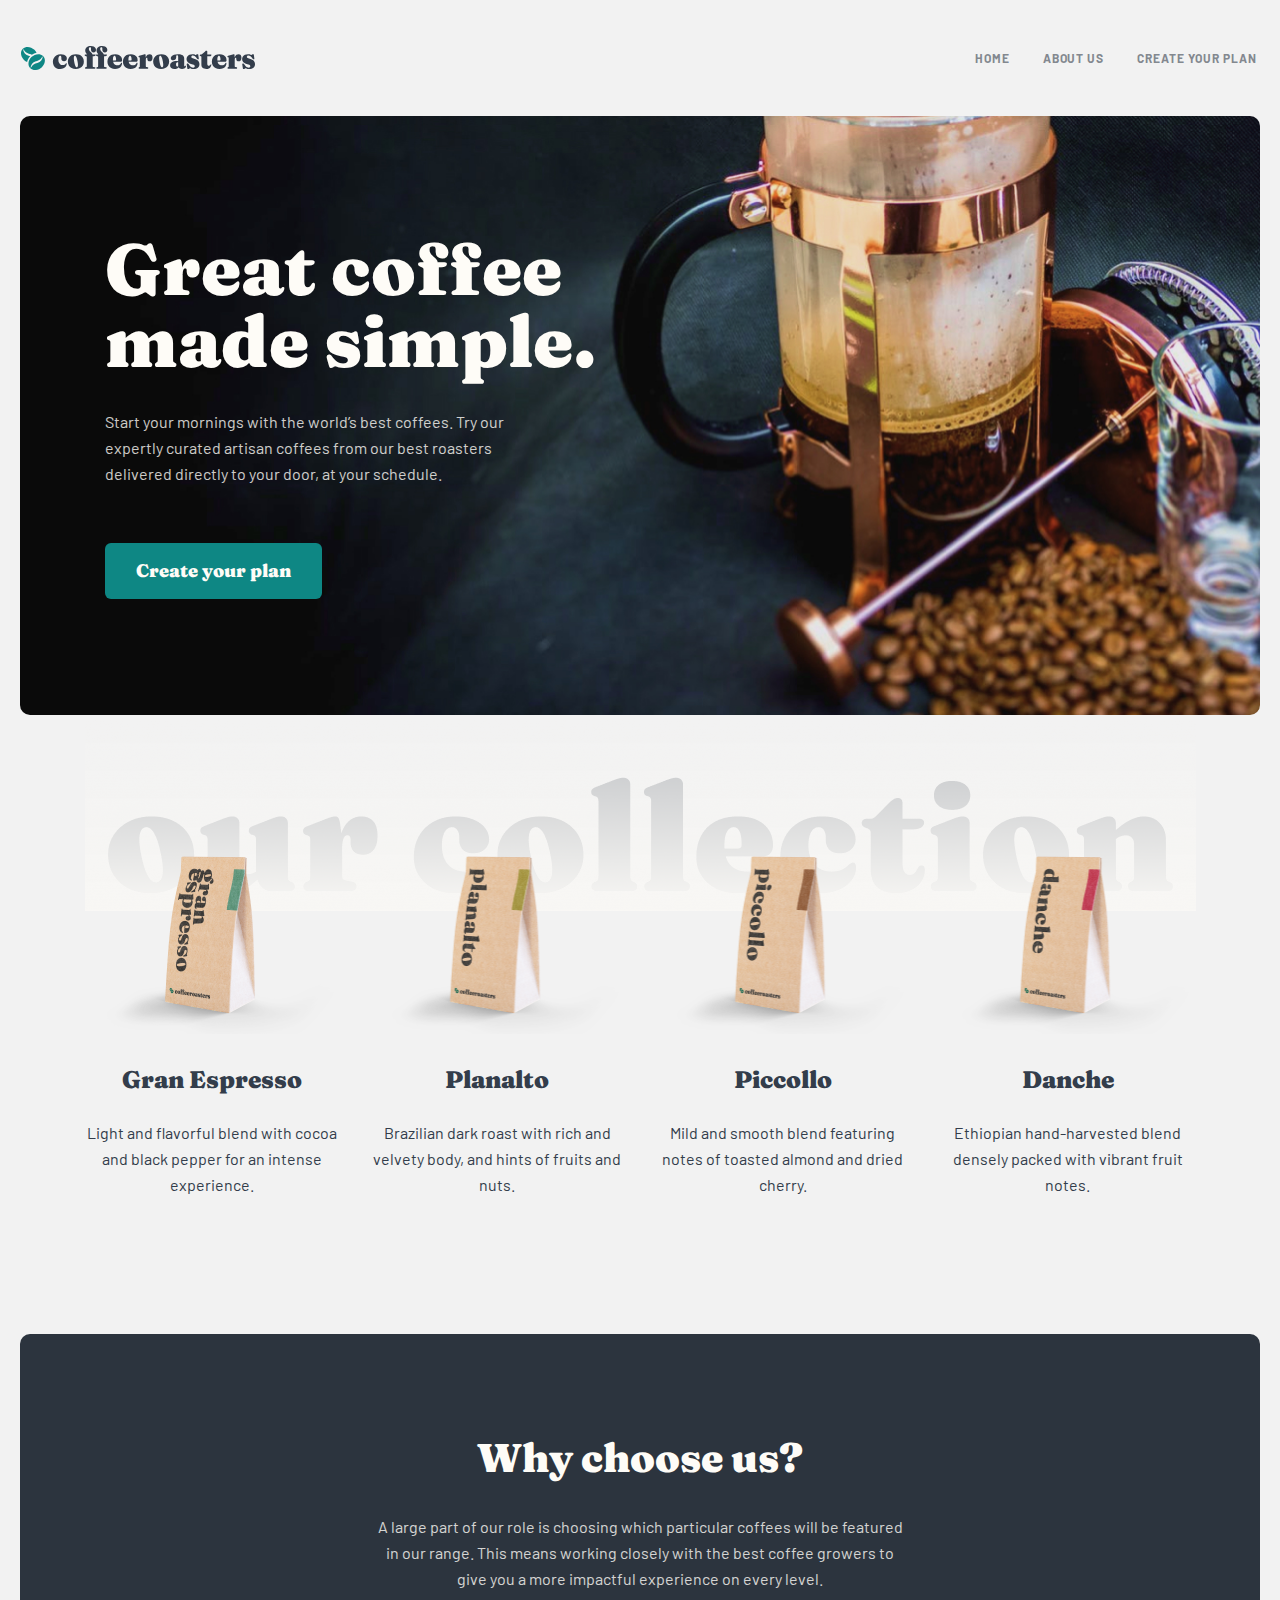
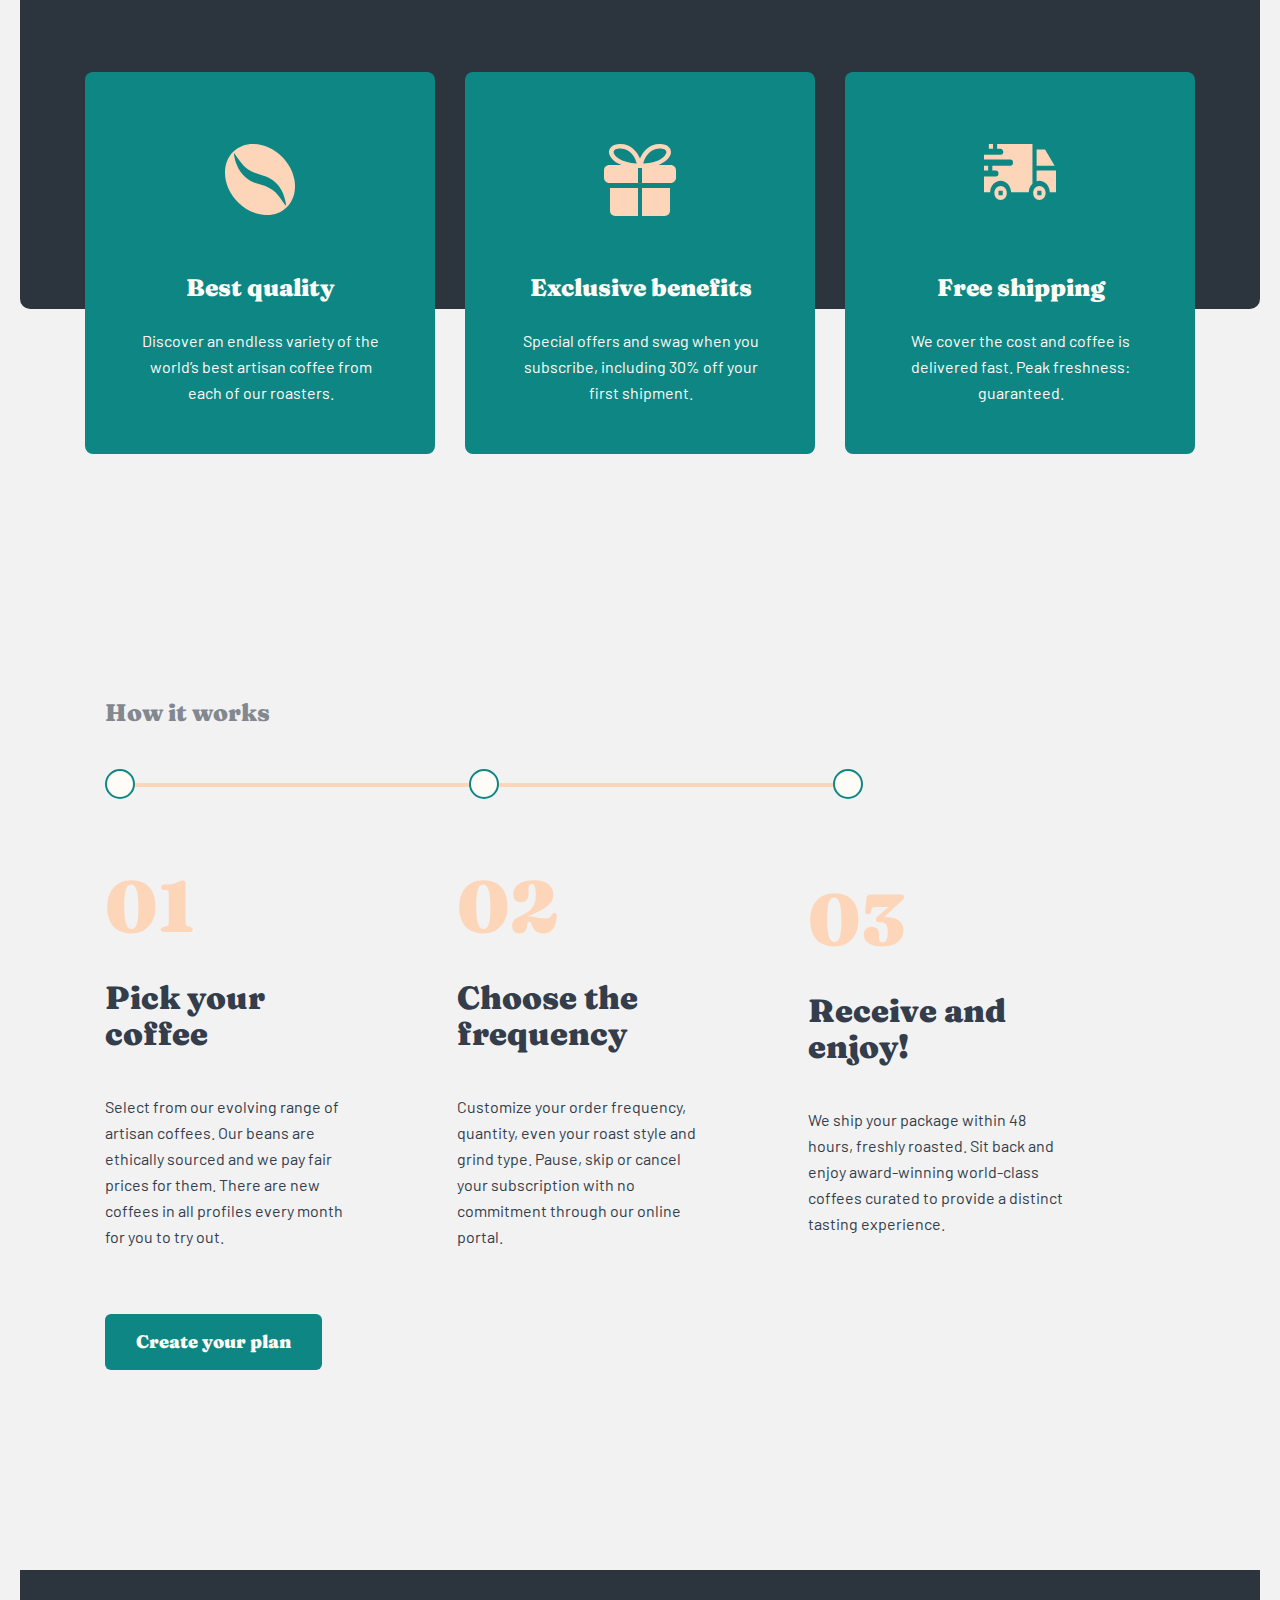
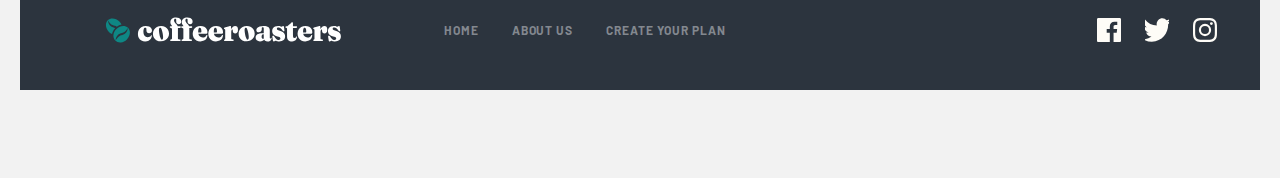
<file: index.html>
<!DOCTYPE html>
<html lang="en">
<head>
    <meta charset="UTF-8">
    <meta http-equiv="X-UA-Compatible" content="IE=edge">
    <meta name="viewport" content="width=device-width, initial-scale=1.0">
    <title>coffeeroasters</title>
    <link rel="stylesheet" href="./css/normalize.css">
    <link rel="stylesheet" href="./css/main.css">
</head>
<body>
    <header class="site-header">
        <div class="container">
            <div class="site-header__inner">
                <a href="" class="logo">
                    <picture>
                        <source media="(max-width:576px)" srcset="./images/logo-mobile.svg">
                        <img class="logo__pic" src="./images/logo.svg" alt="site logo" width="236" height="26">
                    </picture>
                </a>
                <nav class="navbar">
                    <ul class="navbar__list">
                        <li class="navbar__item">
                            <a href="./index.html" class="navbar__link">HOME</a>
                        </li>
                        <li class="navbar__item">
                            <a href="./about.html" class="navbar__link">ABOUT US</a>
                        </li>
                        <li class="navbar__item">
                            <a href="./create-plan.html" class="navbar__link">Create your plan</a>
                        </li>
                    </ul>
                </nav>
                <button class="site-header__menu-btn"></button>
            </div>
        </div>
    </header>
    <main>
        <section class="hero">
            <div class="container">
                <div class="hero__inner">
                    <div class="hero__content">
                        <h1 class="hero-title">Great coffee made simple.</h1>
                        <p class="hero-desc">Start your mornings with the world’s best coffees. Try our expertly curated artisan coffees from our best roasters delivered directly to your door, at your schedule.</p>
                        <a class="hero-link" href="">Create your plan</a>
                    </div>
                </div>
            </div>
        </section>
        <section class="collection">
            <div class="container">
                <div class="collection__inner">
                    <h2 class="visually-hidden">Our collection</h2>
                    <ul class="collection__list collection-list">
                        <li class="collection__item">
                            <div class="collection__content">
                                <h3 class="collection-list__title">Gran Espresso</h3>
                                <p class="collection-list__text">Light and flavorful blend with cocoa and black pepper for an intense experience.</p>
                            </div>
                        </li>
                        <li class="collection__item">
                            <div class="collection__content">
                                <h3 class="collection-list__title">Planalto</h3>
                                <p class="collection-list__text">Brazilian dark roast with rich and velvety body, and hints of fruits and nuts.</p>
                            </div>
                        </li>
                        <li class="collection__item">
                            <div class="collection__content">
                                <h3 class="collection-list__title">Piccollo</h3>
                                <p class="collection-list__text">Mild and smooth blend featuring notes of toasted almond and dried cherry.</p>
                            </div>
                        </li>
                        <li class="collection__item">
                            <div class="collection__content">
                                <h3 class="collection-list__title">Danche</h3>
                                <p class="collection-list__text">Ethiopian hand-harvested blend densely packed with vibrant fruit notes.</p>
                            </div>
                        </li>
                    </ul>
                </div>
            </div>
        </section>
        <section class="wrapper">
            <div class="container">
                <div class="wrapper__inner">
                    <div class="wrawrapper__content">
                        <h2 class="wrapper__title">Why choose us?</h2>
                        <p class="wrapper__text">A large part of our role is choosing which particular coffees will be featured in our range. This means working closely with the best coffee growers to give you a more impactful experience on every level.</p>
                    </div>
                    <ul class="wrapper__list wrapper-list">
                        <li class="wrapper__item">
                            <div class="wrapper-list__box">
                                <h3 class="wrapper-list__title">Best quality</h3>
                                <p class="wrapper-list__text">Discover an endless variety of the world’s best artisan coffee from each of our roasters.</p>
                            </div>
                        </li>
                        <li class="wrapper__item">
                            <div class="wrapper-list__box">
                                <h3 class="wrapper-list__title">Exclusive benefits</h3>
                                <p class="wrapper-list__text">Special offers and swag when you subscribe, including 30% off your first shipment.</p>
                            </div>
                        </li>
                        <li class="wrapper__item">
                            <div class="wrapper-list__box">
                                <h3 class="wrapper-list__title">Free shipping</h3>
                                <p class="wrapper-list__text">We cover the cost and coffee is delivered fast. Peak freshness: guaranteed.</p>
                            </div>
                        </li>
                    </ul>
                </div>
            </div>
        </section>
        <section class="works">
            <div class="container">
                <div class="works__inner">
                    <h2 class="works__title">How it works</h2>
                    <div class="works__pic">
                        <span class="circle">
                            <span class="line"></span>
                        </span>
                        <span class="circle">
                            <span class="line"></span>
                        </span>
                        <span class="circle"></span>
                    </div>
                    <ul class="works__list work-list">
                        <li class="works__item">
                            <span class="works-list__num">01</span>
                            <div class="works__item--box">
                                <h3 class="works-list__title">Pick your coffee</h3>
                            </div>
                            <p class="works-list__text">Select from our evolving range of artisan coffees. Our beans are ethically sourced and we pay fair prices for them. There are new coffees in all profiles every month for you to try out.</p>
                        </li>
                        <li class="works__item">
                            <span class="works-list__num">02</span>
                            <div class="works__item--box">
                                <h3 class="works-list__title">Choose the frequency</h3>
                            </div>
                            <p class="works-list__text">Customize your order frequency, quantity, even your roast style and grind type. Pause, skip or cancel your subscription with no commitment through our online portal.</p>
                        </li>
                        <li class="works__item">
                            <span class="works-list__num">03</span>
                            <div class="works__item--box">
                                <h3 class="works-list__title">Receive and enjoy!</h3>
                            </div>
                            <p class="works-list__text">We ship your package within 48 hours, freshly roasted. Sit back and enjoy award-winning world-class coffees curated to provide a distinct tasting experience.</p>
                        </li>
                    </ul>
                    <a class="hero-link" href="">Create your plan</a>
                </div>
            </div>
        </section>
    </main>
    <footer class="footer">
        <div class="container">
            <div class="footer__inner">
                <a href="" class="logo">
                    <picture>
                        <source media="(max-width:576px)" srcset="./images/logo-mobile-f.svg">
                        <img class="logo__pic" src="./images/logo-footer.svg" alt="site logo" width="236" height="26">
                    </picture>
                </a>
                <div class="footer__navbar">
                    <ul class="navbar__list footer-nav">
                        <li class="navbar__item footer-it">
                            <a href="./index.html" class="navbar__link">HOME</a>
                        </li>
                        <li class="navbar__item footer-it">
                            <a href="./about.html" class="navbar__link">ABOUT US</a>
                        </li>
                        <li class="navbar__item footer-it">
                            <a href="./create-plan.html" class="navbar__link">Create your plan</a>
                        </li>
                    </ul>
                </div>
                <ul class="footer__list">
                    <li class="footer__item">
                        <a href="https://www.facebook.com/" class="footer__item--link">
                            <img class="footer__pic" src="./images/facebook.svg" alt="facebook logo" width="24" height="24">
                        </a>
                    </li>
                    <li class="footer__item">
                        <a href="https://twitter.com/" class="footer__item--link">
                            <img class="footer__pic" src="./images/twitter.svg" alt="twitter logo" width="24" height="24">
                        </a>
                    </li>
                    <li class="footer__item">
                        <a href="instagram.com" class="footer__item--link">
                            <img class="footer__pic" src="./images/instagram.svg" alt=" instagram logo" width="24" height="24">
                        </a>
                    </li>
                </ul>
            </div>
        </div>
    </footer>
</body>
</html>
</file>
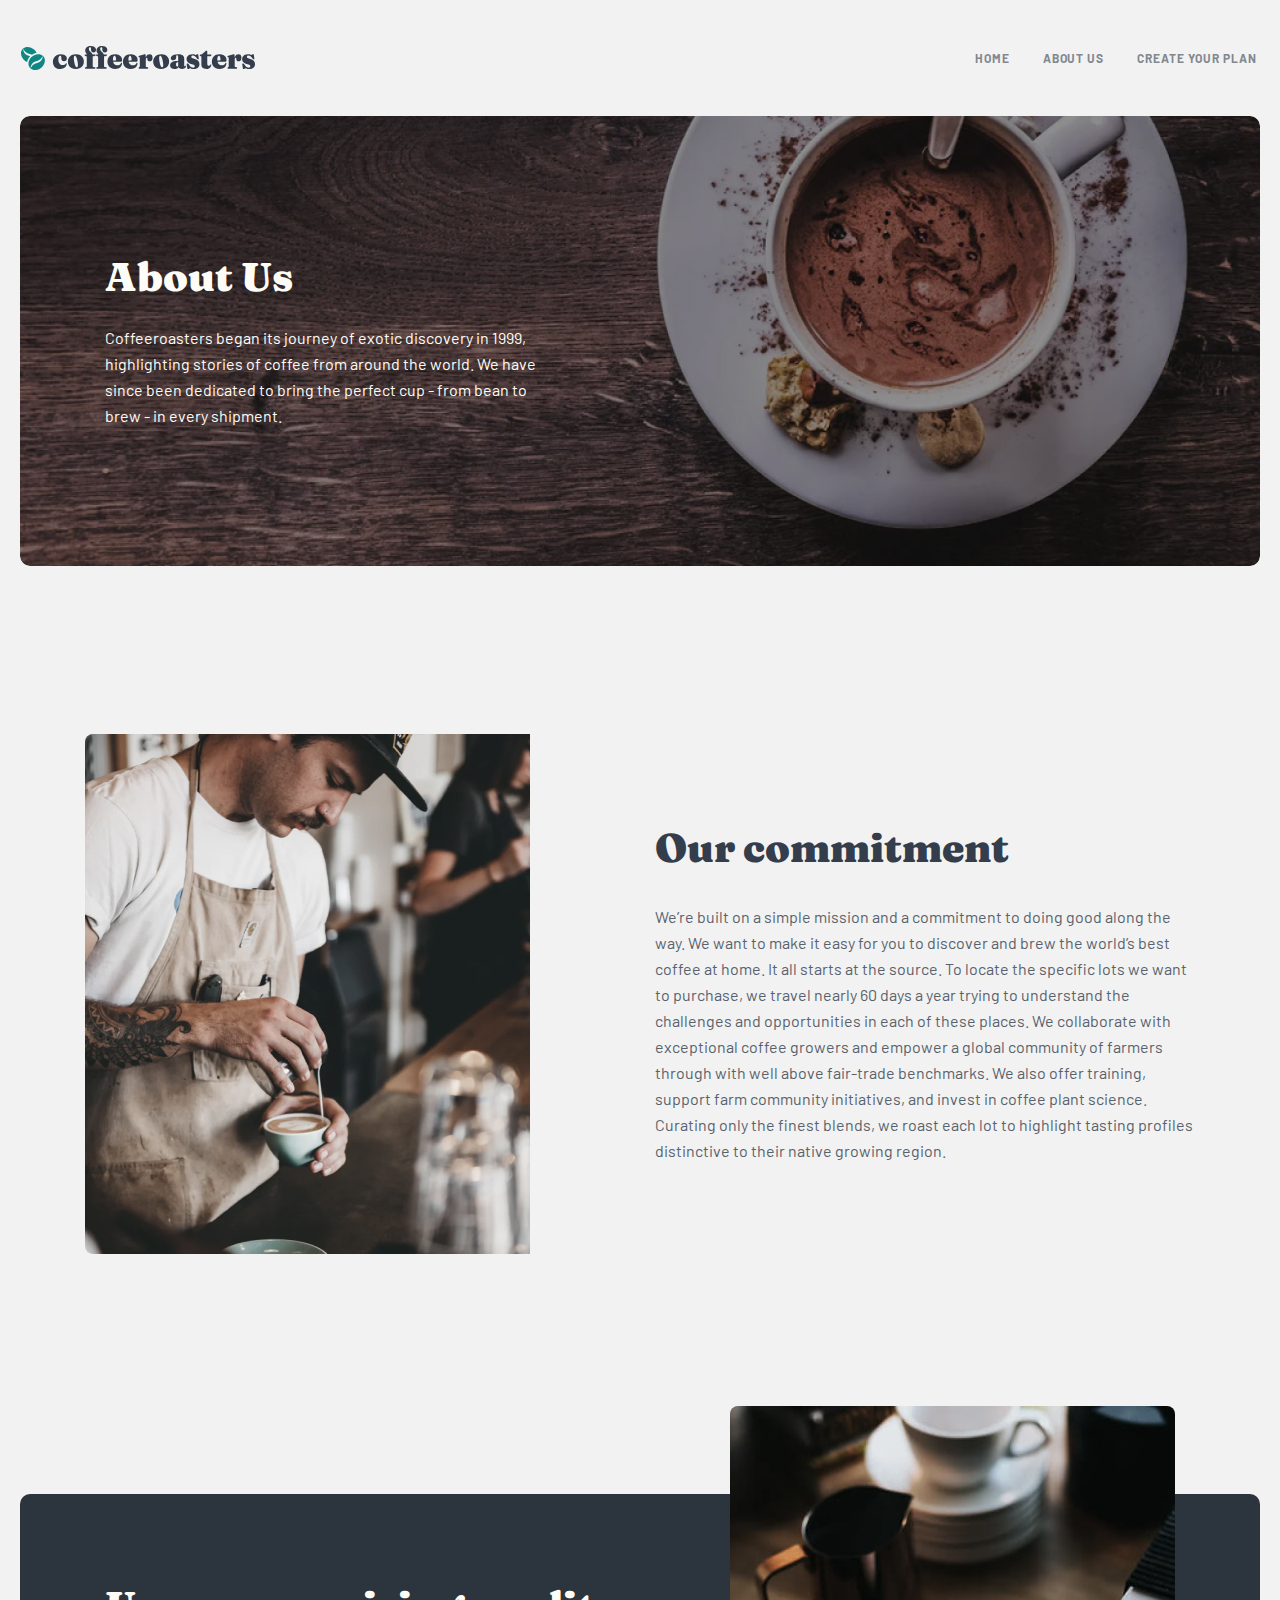
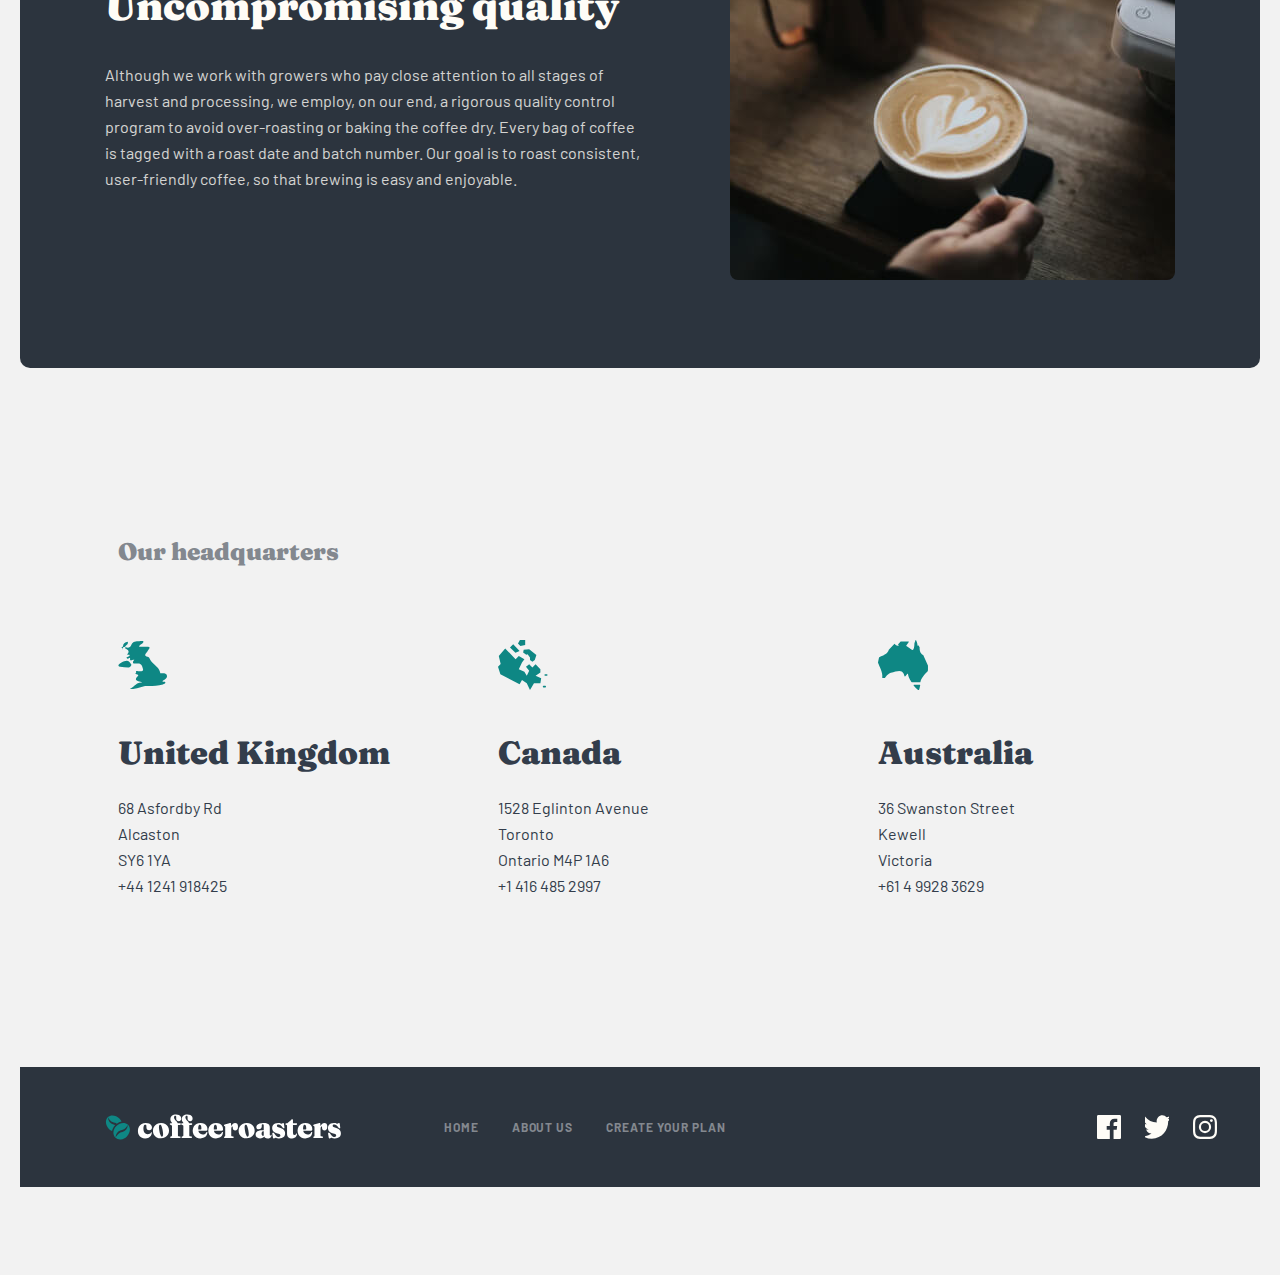
<file: about.html>
<!DOCTYPE html>
<html lang="en">
<head>
    <meta charset="UTF-8">
    <meta http-equiv="X-UA-Compatible" content="IE=edge">
    <meta name="viewport" content="width=device-width, initial-scale=1.0">
    <title>About us</title>
    <link rel="stylesheet" href="./css/main.css">
</head>
<body>
    <header class="site-header">
        <div class="container">
            <div class="site-header__inner">
                <a href="" class="logo">
                    <picture>
                        <source media="(max-width:576px)" srcset="./images/logo-mobile.svg">
                        <img class="logo__pic" src="./images/logo.svg" alt="site logo" width="236" height="26">
                    </picture>
                </a>
                <nav class="navbar">
                    <ul class="navbar__list">
                        <li class="navbar__item">
                            <a href="./index.html" class="navbar__link">HOME</a>
                        </li>
                        <li class="navbar__item">
                            <a href="./about.html" class="navbar__link">ABOUT US</a>
                        </li>
                        <li class="navbar__item">
                            <a href="./create-plan.html" class="navbar__link">Create your plan</a>
                        </li>
                    </ul>
                </nav>
                <button class="site-header__menu-btn"></button>
            </div>
        </div>
    </header>
    <main>
        <section class="about">
            <div class="container">
                <div class="about__inner">
                    <h1 class="visually-hidden">About us coffeeroasters</h1>
                    <div class="about__content">
                        <h2 class="about__title">About Us</h2>
                        <p class="about__text">Coffeeroasters began its journey of exotic discovery in 1999, highlighting stories of coffee from around the world. We have since been dedicated to bring the perfect cup - from bean to brew - in every shipment.</p>
                    </div>
                </div>
            </div>
        </section>
        <section class="commitment">
            <div class="container">
                <div class="commitment__inner">
                    <div class="commitment__content">
                        <h3 class="commitment__title">Our commitment</h3>
                        <p class="commitment__text">We’re built on a simple mission and a commitment to doing good along the way. We want to make it easy for you to discover and brew the world’s best coffee at home. It all starts at the source. To locate the specific lots we want to purchase, we travel nearly 60 days a year trying to understand the challenges and opportunities in each of these places. We collaborate with exceptional coffee growers and empower a global community of farmers through with well above fair-trade benchmarks. We also offer training, support farm community initiatives, and invest in coffee plant science. Curating only the finest blends, we roast each lot to highlight tasting profiles distinctive to their native growing region.</p>
                    </div>
                </div>
            </div>
        </section>
        <section class="uncompromising">
            <div class="container">
                <div class="uncompromising__inner">
                    <div class="uncompromising__content">
                        <h3 class="uncompromising__title">Uncompromising quality</h3>
                        <p class="uncompromising__text">Although we work with growers who pay close attention to all stages of harvest and processing, we employ, on our end, a rigorous quality control program to avoid over-roasting or baking the coffee dry. Every bag of coffee is tagged with a roast date and batch number. Our goal is to roast consistent, user-friendly coffee, so that brewing is easy and enjoyable.</p>
                    </div>
                    <span class="capuchino"></span>
                </div>
            </div>
        </section>
        <section class="headquarters">
            <div class="container">
                <div class="headquarters__inner">
                    <h3 class="headquarters__title">Our headquarters</h3>
                    <ul class="headquarters__list headquarters-list">
                        <li class="headquarters__item">
                            <h4 class="headquarters-list__title">United Kingdom</h4>
                            <ul class="headquarters__list--list">
                                <li class="headquarters__list--item">68  Asfordby Rd</li>
                                <li class="headquarters__list--item">Alcaston</li>
                                <li class="headquarters__list--item">SY6 1YA</li>
                                <li class="headquarters__list--item">+44 1241 918425</li>
                            </ul>
                        </li>
                        <li class="headquarters__item">
                            <h4 class="headquarters-list__title">Canada</h4>
                            <ul class="headquarters__list--list">
                                <li class="headquarters__list--item">1528  Eglinton Avenue</li>
                                <li class="headquarters__list--item">Toronto</li>
                                <li class="headquarters__list--item">Ontario M4P 1A6</li>
                                <li class="headquarters__list--item">+1 416 485 2997</li>
                            </ul>
                        </li>
                        <li class="headquarters__item">
                            <h4 class="headquarters-list__title">Australia</h4>
                            <ul class="headquarters__list--list">
                                <li class="headquarters__list--item">36 Swanston Street</li>
                                <li class="headquarters__list--item">Kewell</li>
                                <li class="headquarters__list--item">Victoria</li>
                                <li class="headquarters__list--item">+61 4 9928 3629</li>
                            </ul>
                        </li>
                    </ul>
                </div>
            </div>
        </section>
    </main>
    <footer class="footer">
        <div class="container">
            <div class="footer__inner">
                <a href="" class="logo">
                    <picture>
                        <source media="(max-width:576px)" srcset="./images/logo-mobile-f.svg">
                        <img class="logo__pic" src="./images/logo-footer.svg" alt="site logo" width="236" height="26">
                    </picture>
                </a>
                <div class="footer__navbar">
                    <ul class="navbar__list footer-nav">
                        <li class="navbar__item footer-it">
                            <a href="./index.html" class="navbar__link">HOME</a>
                        </li>
                        <li class="navbar__item footer-it">
                            <a href="./about.html" class="navbar__link">ABOUT US</a>
                        </li>
                        <li class="navbar__item footer-it">
                            <a href="./create-plan.html" class="navbar__link">Create your plan</a>
                        </li>
                    </ul>
                </div>
                <ul class="footer__list">
                    <li class="footer__item">
                        <a href="https://www.facebook.com/" class="footer__item--link">
                            <img class="footer__pic" src="./images/facebook.svg" alt="facebook logo" width="24" height="24">
                        </a>
                    </li>
                    <li class="footer__item">
                        <a href="https://twitter.com/" class="footer__item--link">
                            <img class="footer__pic" src="./images/twitter.svg" alt="twitter logo" width="24" height="24">
                        </a>
                    </li>
                    <li class="footer__item">
                        <a href="instagram.com" class="footer__item--link">
                            <img class="footer__pic" src="./images/instagram.svg" alt=" instagram logo" width="24" height="24">
                        </a>
                    </li>
                </ul>
            </div>
        </div>
    </footer>
</body>
</html>
</file>
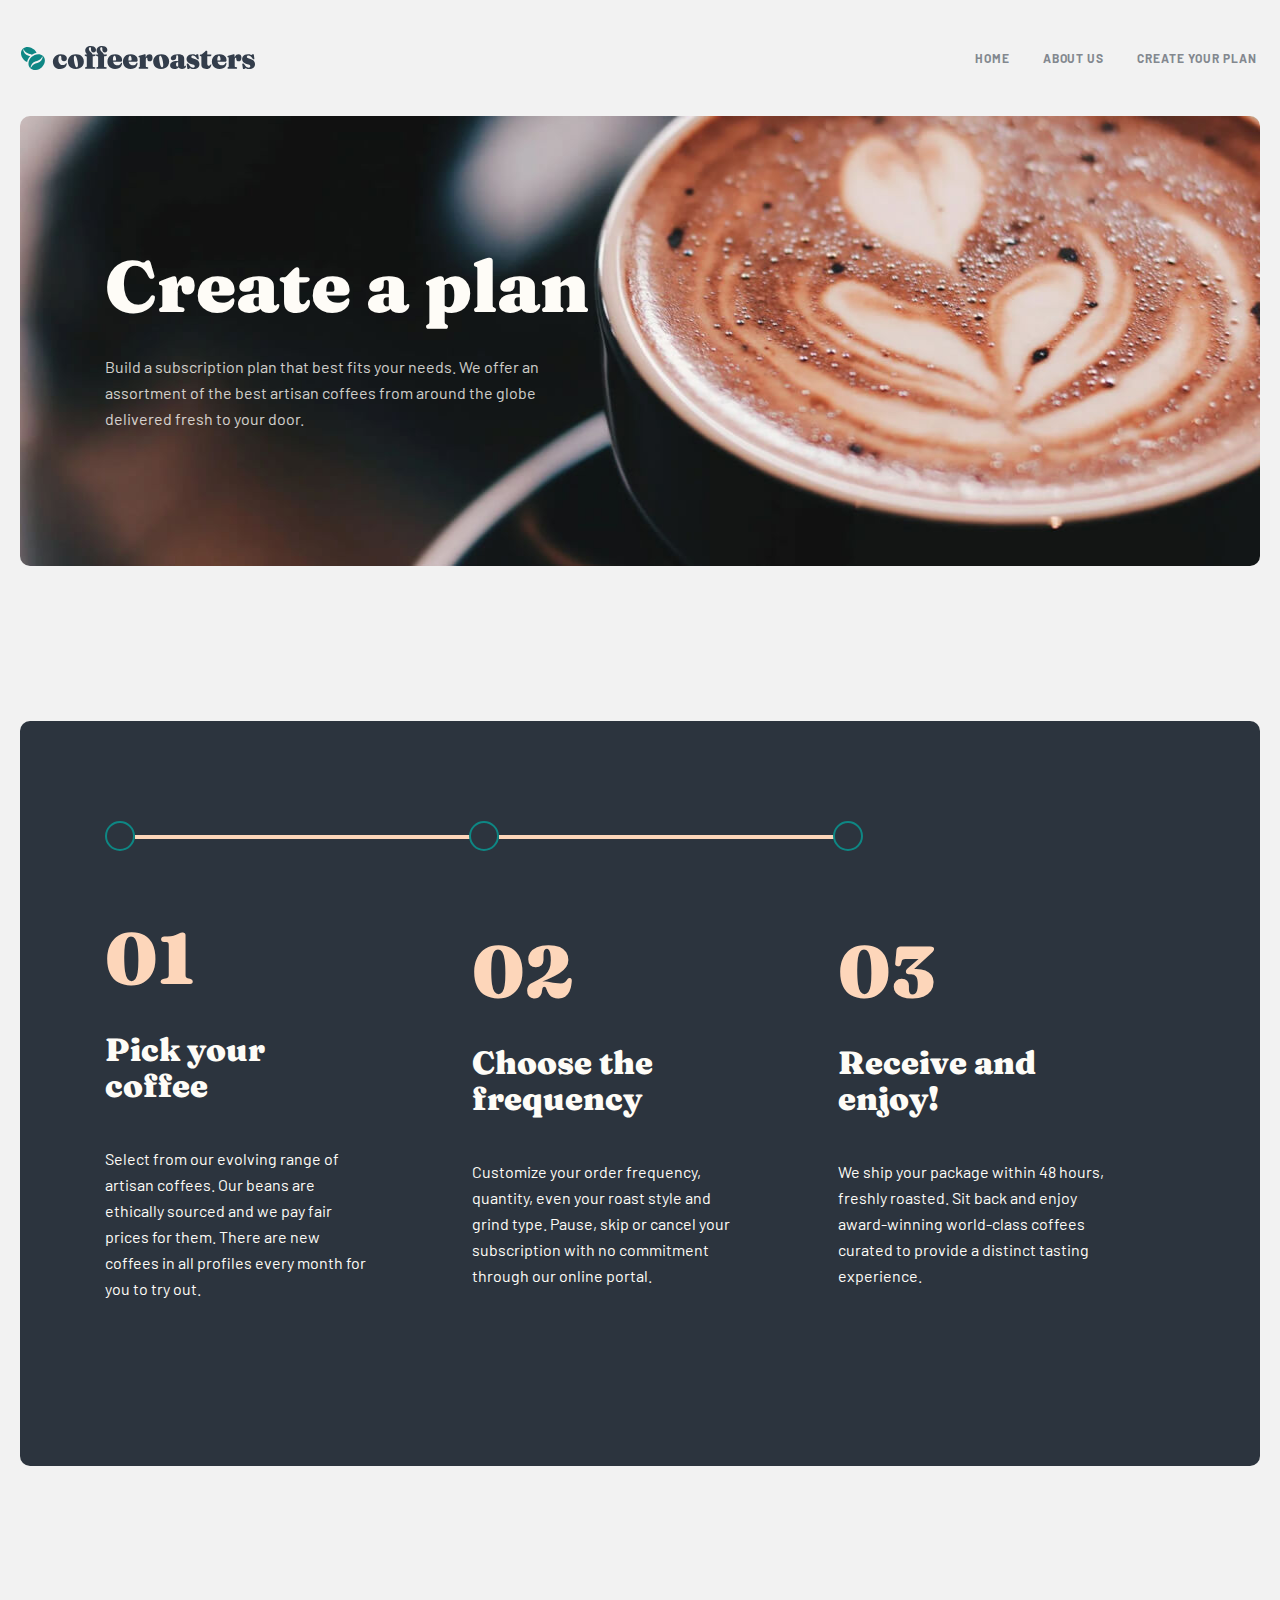
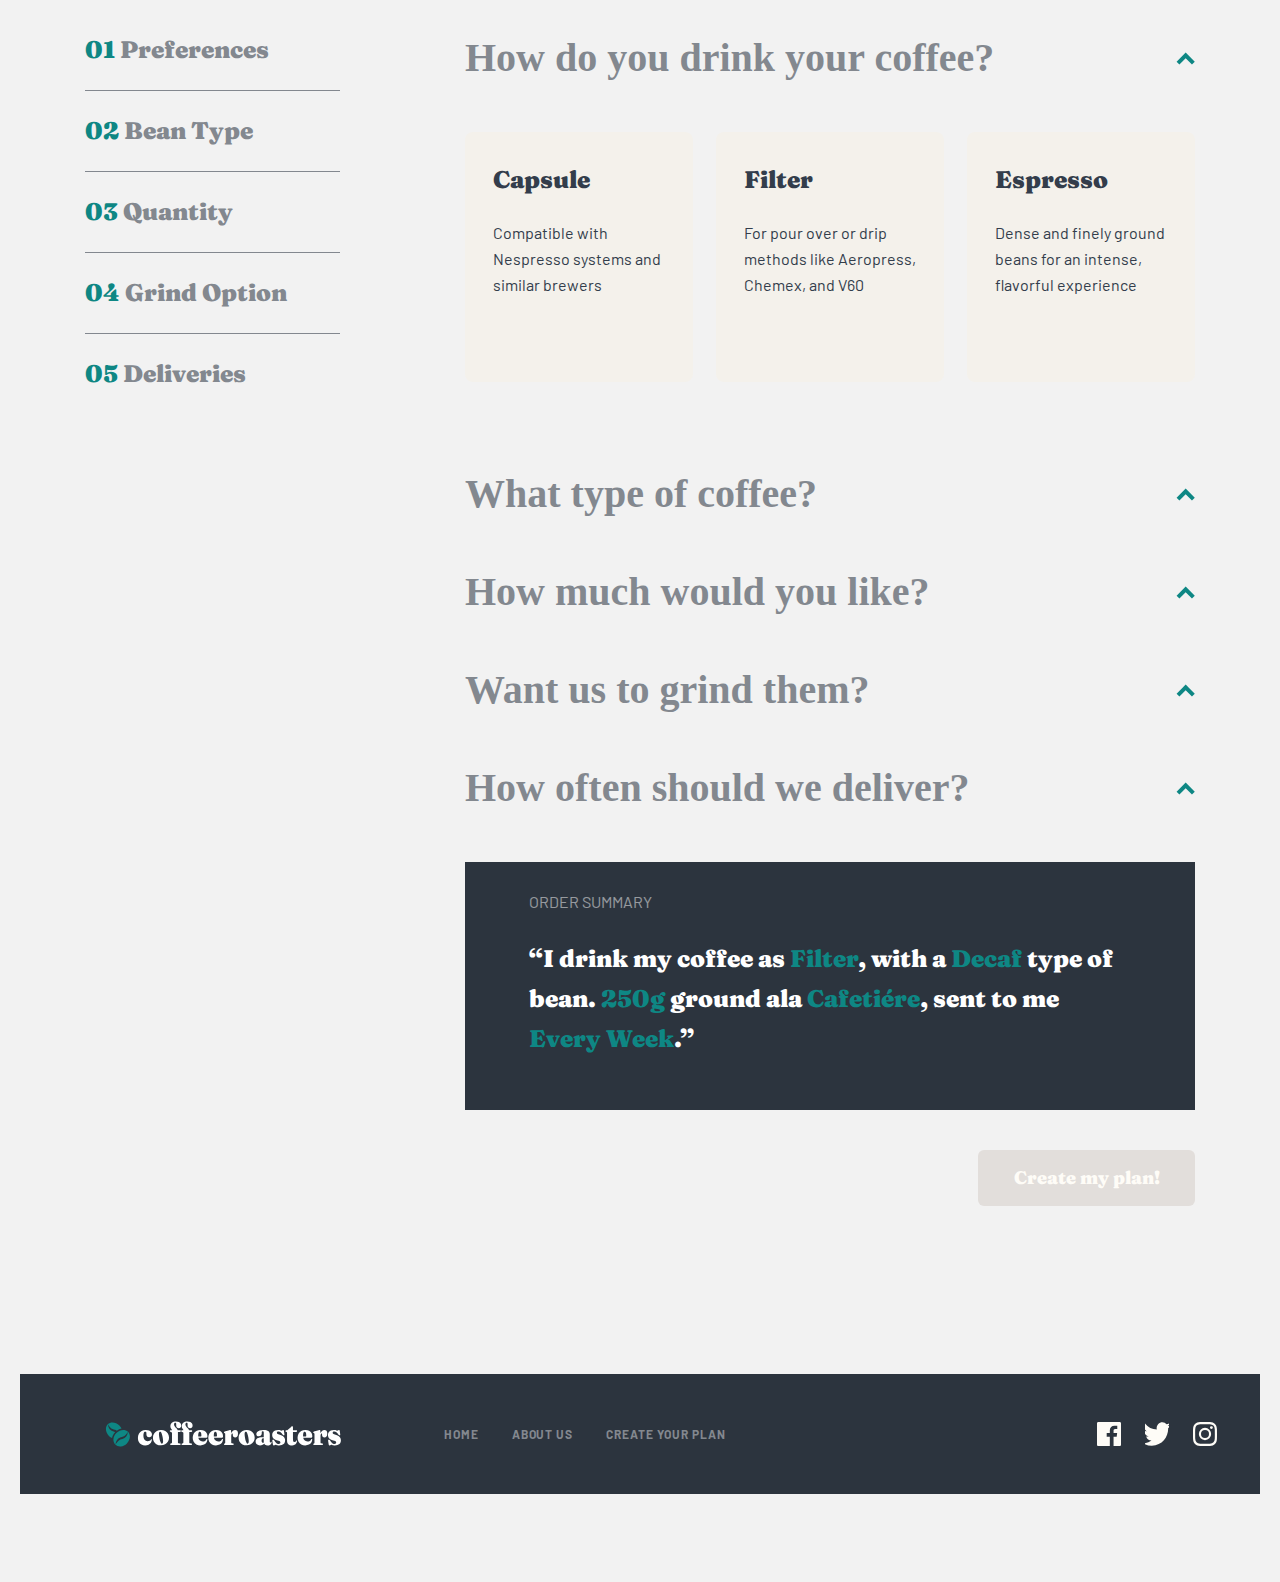
<file: create-plan.html>
<!DOCTYPE html>
<html lang="en">
<head>
    <meta charset="UTF-8">
    <meta http-equiv="X-UA-Compatible" content="IE=edge">
    <meta name="viewport" content="width=device-width, initial-scale=1.0">
    <title>Create plan</title>
    <link rel="stylesheet" href="./css/main.css">
</head>
<body>
    <header class="site-header">
        <div class="container">
            <div class="site-header__inner">
                <a href="" class="logo">
                    <picture>
                        <source media="(max-width:576px)" srcset="./images/logo-mobile.svg">
                        <img class="logo__pic" src="./images/logo.svg" alt="site logo" width="236" height="26">
                    </picture>
                </a>
                <nav class="navbar">
                    <ul class="navbar__list">
                        <li class="navbar__item">
                            <a href="./index.html" class="navbar__link">HOME</a>
                        </li>
                        <li class="navbar__item">
                            <a href="./about.html" class="navbar__link">ABOUT US</a>
                        </li>
                        <li class="navbar__item">
                            <a href="./create-plan.html" class="navbar__link">Create your plan</a>
                        </li>
                    </ul>
                </nav>
                <button class="site-header__menu-btn"></button>
            </div>
        </div>
    </header>
    <main>
        <section class="plan">
            <div class="container">
                <div class="plan__inner">
                    <div class="plan__content">
                        <h2 class="plan__title">Create a plan</h2>
                        <p class="plan__text">Build a subscription plan that best fits your needs. We offer an assortment of the best artisan coffees from around the globe delivered fresh to your door.</p>
                    </div>
                </div>
            </div>
        </section>

        <section class="plan-works">
            <div class="container">
                <div class="plan-works__inner">
                    <div class="works__pic plan-pic">
                        <span class="circle plan-pic__circle">
                            <span class="line"></span>
                        </span>
                        <span class="circle plan-pic__circle">
                            <span class="line"></span>
                        </span>
                        <span class="circle plan-pic__circle"></span>
                    </div>
                    <ul class="works__list work-list">
                        <li class="works__item">
                            <span class="works-list__num">01</span>
                            <div class="works__item--box">
                                <h3 class="works-list__title text-color">Pick your coffee</h3>
                            </div>
                            <p class="works-list__text text-color">Select from our evolving range of artisan coffees. Our beans are ethically sourced and we pay fair prices for them. There are new coffees in all profiles every month for you to try out.</p>
                        </li>
                        <li class="works__item">
                            <span class="works-list__num">02</span>
                            <div class="works__item--box">
                                <h3 class="works-list__title text-color">Choose the frequency</h3>
                            </div>
                            <p class="works-list__text text-color">Customize your order frequency, quantity, even your roast style and grind type. Pause, skip or cancel your subscription with no commitment through our online portal.</p>
                        </li>
                        <li class="works__item">
                            <span class="works-list__num">03</span>
                            <div class="works__item--box">
                                <h3 class="works-list__title text-color">Receive and enjoy!</h3>
                            </div>
                            <p class="works-list__text text-color">We ship your package within 48 hours, freshly roasted. Sit back and enjoy award-winning world-class coffees curated to provide a distinct tasting experience.</p>
                        </li>
                    </ul>
                </div>
            </div>
        </section>

        <section class="menu">
            <div class="container">
                <div class="menu__inner">
                    <ul class="menu__list menu-list">
                        <li class="menu__item">
                            <a class="menu-list__link" href="#menu__strong">
                                <strong class="menu__strong">01</strong>
                                Preferences
                            </a>                            
                        </li>
                        <li class="menu__item">
                            <a class="menu-list__link" href="#menu__strong">
                                <strong class="menu__strong">02</strong>
                                Bean Type
                            </a>                            
                        </li>
                        <li class="menu__item">
                            <a class="menu-list__link" href="#menu__strong">
                                <strong class="menu__strong">03</strong>
                                Quantity
                            </a>                            
                        </li>
                        <li class="menu__item">
                            <a class="menu-list__link" href="#menu__strong">
                                <strong class="menu__strong">04</strong>
                                Grind Option
                            </a>                            
                        </li>
                        <li class="menu__item">
                            <a class="menu-list__link" href="#menu__strong">
                                <strong class="menu__strong">05</strong>
                                Deliveries
                            </a>                    
                        </li>
                    </ul>
                    <form class="menu__box" action="https://echo.htmlacademy.ru" target="_blank">
                        <details class="box" open>
                            <summary class="box__row">
                                <h3 class="box__title">How do you drink your coffee?</h3>
                                <svg
                                    width="19"
                                    height="13"
                                    viewBox="0 0 19 13"
                                    fill="none"
                                    xmlns="http://www.w3.org/2000/svg"
                                >
                                    <path
                                        d="M15.9488 12.5099L18.7773 9.68145L9.6816 0.585787L0.585938 9.68145L3.41436 12.5099L9.68115 6.24266L15.9488 12.5099Z"
                                        fill="#0E8784"
                                    />
                                </svg>
                            </summary>
                            <div class="box__content">
                                <label class="box__label">
                                    <input
                                        class="box__input visually-hidden"
                                        name="How do you drink your coffee"
                                        type="radio"
                                        value="Capsule"
                                        required
                                    />
                                    <div class="box__card card">
                                        <h4 class="card__title">Capsule</h4>
                                        <p class="card__text">
                                            Compatible with Nespresso systems and similar brewers
                                        </p>
                                    </div>
                                </label>
                                <label class="box__label">
                                    <input
                                        class="box__input visually-hidden"
                                        name="How do you drink your coffee"
                                        type="radio"
                                        value="Filter"
                                        required
                                    />
                                    <div class="box__card card">
                                        <h4 class="card__title">Filter</h4>
                                        <p class="card__text">
                                            For pour over or drip methods like Aeropress, Chemex, and V60
                                        </p>
                                    </div>
                                </label>
                                <label class="box__label">
                                    <input
                                        class="box__input visually-hidden"
                                        name="How do you drink your coffee"
                                        type="radio"
                                        value="Espresso"
                                        required
                                    />
                                    <div class="box__card card">
                                        <h4 class="card__title">Espresso</h4>
                                        <p class="card__text">
                                            Dense and finely ground beans for an intense, flavorful experience
                                        </p>
                                    </div>
                                </label>
                            </div>
                        </details>
                        <details class="box">
                            <summary class="box__row">
                                <h3 class="box__title">What type of coffee?</h3>
                                <svg
                                    width="19"
                                    height="13"
                                    viewBox="0 0 19 13"
                                    fill="none"
                                    xmlns="http://www.w3.org/2000/svg"
                                >
                                    <path
                                        d="M15.9488 12.5099L18.7773 9.68145L9.6816 0.585787L0.585938 9.68145L3.41436 12.5099L9.68115 6.24266L15.9488 12.5099Z"
                                        fill="#0E8784"
                                    />
                                </svg>
                            </summary>
                            <div class="box__content">
                                <label class="box__label">
                                    <input
                                        class="box__input visually-hidden"
                                        name="What type of coffee?"
                                        type="radio"
                                        value="Single Origin"
                                        required
                                    />
                                    <div class="box__card card">
                                        <h4 class="card__title">Single Origin</h4>
                                        <p class="card__text">
                                            Distinct, high quality coffee from a specific family-owned farm
                                        </p>
                                    </div>
                                </label>
                                <label class="box__label">
                                    <input
                                        class="box__input visually-hidden"
                                        name="What type of coffee?"
                                        type="radio"
                                        value="Decaf"
                                        required
                                    />
                                    <div class="box__card card">
                                        <h4 class="card__title">Decaf</h4>
                                        <p class="card__text">
                                            Just like regular coffee, except the caffeine has been removed
                                        </p>
                                    </div>
                                </label>
                                <label class="box__label">
                                    <input
                                        class="box__input visually-hidden"
                                        name="What type of coffee?"
                                        type="radio"
                                        value="Blended"
                                        required
                                    />
                                    <div class="box__card card">
                                        <h4 class="card__title">Blended</h4>
                                        <p class="card__text">
                                            Combination of two or three dark roasted beans of organic coffees
                                        </p>
                                    </div>
                                </label>
                            </div>
                        </details>
                        <details class="box">
                            <summary class="box__row">
                                <h3 class="box__title">How much would you like?</h3>
                                <svg
                                    width="19"
                                    height="13"
                                    viewBox="0 0 19 13"
                                    fill="none"
                                    xmlns="http://www.w3.org/2000/svg"
                                >
                                    <path
                                        d="M15.9488 12.5099L18.7773 9.68145L9.6816 0.585787L0.585938 9.68145L3.41436 12.5099L9.68115 6.24266L15.9488 12.5099Z"
                                        fill="#0E8784"
                                    />
                                </svg>
                            </summary>
                            <div class="box__content">
                                <label class="box__label">
                                    <input
                                        class="box__input visually-hidden"
                                        name="How much would you like?"
                                        type="radio"
                                        value="250g"
                                        required
                                    />
                                    <div class="box__card card">
                                        <h4 class="card__title">250g</h4>
                                        <p class="card__text">
                                            Perfect for the solo drinker. Yields about 12 delicious cups.
                                        </p>
                                    </div>
                                </label>
                                <label class="box__label">
                                    <input
                                        class="box__input visually-hidden"
                                        name="How much would you like?"
                                        type="radio"
                                        value="500g"
                                        required
                                    />
                                    <div class="box__card card">
                                        <h4 class="card__title">500g</h4>
                                        <p class="card__text">
                                            Perfect option for a couple. Yields about 40 delectable cups.
                                        </p>
                                    </div>
                                </label>
                                <label class="box__label">
                                    <input
                                        class="box__input visually-hidden"
                                        name="How much would you like?"
                                        type="radio"
                                        value="1000g"
                                        required
                                    />
                                    <div class="box__card card">
                                        <h4 class="card__title">1000g</h4>
                                        <p class="card__text">
                                            Perfect for offices and events. Yields about 90 delightful cups.
                                        </p>
                                    </div>
                                </label>
                            </div>
                        </details>
                        <details class="box">
                            <summary class="box__row">
                                <h3 class="box__title">Want us to grind them?</h3>
                                <svg
                                    width="19"
                                    height="13"
                                    viewBox="0 0 19 13"
                                    fill="none"
                                    xmlns="http://www.w3.org/2000/svg"
                                >
                                    <path
                                        d="M15.9488 12.5099L18.7773 9.68145L9.6816 0.585787L0.585938 9.68145L3.41436 12.5099L9.68115 6.24266L15.9488 12.5099Z"
                                        fill="#0E8784"
                                    />
                                </svg>
                            </summary>
                            <div class="box__content">
                                <label class="box__label">
                                    <input
                                        class="box__input visually-hidden"
                                        name="Want us to grind them?"
                                        type="radio"
                                        value="Wholebean"
                                        required
                                    />
                                    <div class="box__card card">
                                        <h4 class="card__title">Wholebean</h4>
                                        <p class="card__text">
                                            Best choice if you cherish the full sensory experience
                                        </p>
                                    </div>
                                </label>
                                <label class="box__label">
                                    <input
                                        class="box__input visually-hidden"
                                        name="Want us to grind them?"
                                        type="radio"
                                        value="Filter"
                                        required
                                    />
                                    <div class="box__card card">
                                        <h4 class="card__title">Filter</h4>
                                        <p class="card__text">
                                            For drip or pour-over coffee methods such as V60 or Aeropress
                                        </p>
                                    </div>
                                </label>
                                <label class="box__label">
                                    <input
                                        class="box__input visually-hidden"
                                        name="Want us to grind them?"
                                        type="radio"
                                        value="Cafetiére"
                                        required
                                    />
                                    <div class="box__card card">
                                        <h4 class="card__title">Cafetiére</h4>
                                        <p class="card__text">
                                             Course ground beans specially suited for french press coffee
                                        </p>
                                    </div>
                                </label>
                            </div>
                        </details>
                        <details class="box">
                            <summary class="box__row">
                                <h3 class="box__title">How often should we deliver?</h3>
                                <svg
                                    width="19"
                                    height="13"
                                    viewBox="0 0 19 13"
                                    fill="none"
                                    xmlns="http://www.w3.org/2000/svg"
                                >
                                    <path
                                        d="M15.9488 12.5099L18.7773 9.68145L9.6816 0.585787L0.585938 9.68145L3.41436 12.5099L9.68115 6.24266L15.9488 12.5099Z"
                                        fill="#0E8784"
                                    />
                                </svg>
                            </summary>
                            <div class="box__content">
                                <label class="box__label">
                                    <input
                                        class="box__input visually-hidden"
                                        name="How often should we deliver?"
                                        type="radio"
                                        value="Every week"
                                    />
                                    <div class="box__card card">
                                        <h4 class="card__title">Every week</h4>
                                        <p class="card__text">
                                            $7.20 per shipment. Includes free first-class shipping.
                                        </p>
                                    </div>
                                </label>
                                <label class="box__label">
                                    <input
                                        class="box__input visually-hidden"
                                        name="How often should we deliver?"
                                        type="radio"
                                        value="Every 2 weeks"
                                    />
                                    <div class="box__card card">
                                        <h4 class="card__title">Every 2 weeks</h4>
                                        <p class="card__text">
                                            $9.60 per shipment. Includes free priority shipping.
                                        </p>
                                    </div>
                                </label>
                                <label class="box__label">
                                    <input
                                        class="box__input visually-hidden"
                                        name="How often should we deliver?"
                                        type="radio"
                                        value="Every month"
                                    />
                                    <div class="box__card card">
                                        <h4 class="card__title">Every month</h4>
                                        <p class="card__text">
                                            $12.00 per shipment. Includes free priority shipping.
                                        </p>
                                    </div>
                                </label>
                            </div>
                        </details>
                        <div class="menu__content menu-content">
                            <small class="menu-content__small">Order Summary</small>
                            <p class="menu-content__text">“I drink my coffee as <strong class="menu__strong">Filter</strong>, with a <strong class="menu__strong">Decaf</strong> type of bean. <strong class="menu__strong">250g</strong> ground ala <strong class="menu__strong">Cafetiére</strong>, sent to me <strong class="menu__strong">Every Week</strong>.”</p>
                        </div>
                        <button class="form__btn" type="submit">Create my plan!</button>
                    </form>
                </div>
            </div>
        </section>
    </main>
    <footer class="footer">
        <div class="container">
            <div class="footer__inner">
                <a href="" class="logo">
                    <picture>
                        <source media="(max-width:576px)" srcset="./images/logo-mobile-f.svg">
                        <img class="logo__pic" src="./images/logo-footer.svg" alt="site logo" width="236" height="26">
                    </picture>
                </a>
                <div class="footer__navbar">
                    <ul class="navbar__list footer-nav">
                        <li class="navbar__item footer-it">
                            <a href="./index.html" class="navbar__link">HOME</a>
                        </li>
                        <li class="navbar__item footer-it">
                            <a href="./about.html" class="navbar__link">ABOUT US</a>
                        </li>
                        <li class="navbar__item footer-it">
                            <a href="./create-plan.html" class="navbar__link">Create your plan</a>
                        </li>
                    </ul>
                </div>
                <ul class="footer__list">
                    <li class="footer__item">
                        <a href="https://www.facebook.com/" class="footer__item--link">
                            <img class="footer__pic" src="./images/facebook.svg" alt="facebook logo" width="24" height="24">
                        </a>
                    </li>
                    <li class="footer__item">
                        <a href="https://twitter.com/" class="footer__item--link">
                            <img class="footer__pic" src="./images/twitter.svg" alt="twitter logo" width="24" height="24">
                        </a>
                    </li>
                    <li class="footer__item">
                        <a href="instagram.com" class="footer__item--link">
                            <img class="footer__pic" src="./images/instagram.svg" alt=" instagram logo" width="24" height="24">
                        </a>
                    </li>
                </ul>
            </div>
        </div>
    </footer>
</body>
</html>
</file>
<file: css/main.css>
/*! normalize.css v8.0.1 | MIT License | github.com/necolas/normalize.css */
/* Document
   ========================================================================== */
/**
 * 1. Correct the line height in all browsers.
 * 2. Prevent adjustments of font size after orientation changes in iOS.
 */
html {
  line-height: 1.15; /* 1 */
  -webkit-text-size-adjust: 100%; /* 2 */
}

/* Sections
   ========================================================================== */
/**
 * Remove the margin in all browsers.
 */
body {
  margin: 0;
}

/**
 * Render the `main` element consistently in IE.
 */
main {
  display: block;
}

/**
 * Correct the font size and margin on `h1` elements within `section` and
 * `article` contexts in Chrome, Firefox, and Safari.
 */
h1 {
  font-size: 2em;
  margin: 0.67em 0;
}

/* Grouping content
   ========================================================================== */
/**
 * 1. Add the correct box sizing in Firefox.
 * 2. Show the overflow in Edge and IE.
 */
hr {
  box-sizing: content-box; /* 1 */
  height: 0; /* 1 */
  overflow: visible; /* 2 */
}

/**
 * 1. Correct the inheritance and scaling of font size in all browsers.
 * 2. Correct the odd `em` font sizing in all browsers.
 */
pre {
  font-family: monospace, monospace; /* 1 */
  font-size: 1em; /* 2 */
}

/* Text-level semantics
   ========================================================================== */
/**
 * Remove the gray background on active links in IE 10.
 */
a {
  background-color: transparent;
}

/**
 * 1. Remove the bottom border in Chrome 57-
 * 2. Add the correct text decoration in Chrome, Edge, IE, Opera, and Safari.
 */
abbr[title] {
  border-bottom: none; /* 1 */
  text-decoration: underline; /* 2 */
  -webkit-text-decoration: underline dotted;
          text-decoration: underline dotted; /* 2 */
}

/**
 * Add the correct font weight in Chrome, Edge, and Safari.
 */
b,
strong {
  font-weight: bolder;
}

/**
 * 1. Correct the inheritance and scaling of font size in all browsers.
 * 2. Correct the odd `em` font sizing in all browsers.
 */
code,
kbd,
samp {
  font-family: monospace, monospace; /* 1 */
  font-size: 1em; /* 2 */
}

/**
 * Add the correct font size in all browsers.
 */
small {
  font-size: 80%;
}

/**
 * Prevent `sub` and `sup` elements from affecting the line height in
 * all browsers.
 */
sub,
sup {
  font-size: 75%;
  line-height: 0;
  position: relative;
  vertical-align: baseline;
}

sub {
  bottom: -0.25em;
}

sup {
  top: -0.5em;
}

/* Embedded content
   ========================================================================== */
/**
 * Remove the border on images inside links in IE 10.
 */
img {
  border-style: none;
}

/* Forms
   ========================================================================== */
/**
 * 1. Change the font styles in all browsers.
 * 2. Remove the margin in Firefox and Safari.
 */
button,
input,
optgroup,
select,
textarea {
  font-family: inherit; /* 1 */
  font-size: 100%; /* 1 */
  line-height: 1.15; /* 1 */
  margin: 0; /* 2 */
}

/**
 * Show the overflow in IE.
 * 1. Show the overflow in Edge.
 */
button,
input {
  /* 1 */
  overflow: visible;
}

/**
 * Remove the inheritance of text transform in Edge, Firefox, and IE.
 * 1. Remove the inheritance of text transform in Firefox.
 */
button,
select {
  /* 1 */
  text-transform: none;
}

/**
 * Correct the inability to style clickable types in iOS and Safari.
 */
button,
[type=button],
[type=reset],
[type=submit] {
  -webkit-appearance: button;
}

/**
 * Remove the inner border and padding in Firefox.
 */
button::-moz-focus-inner,
[type=button]::-moz-focus-inner,
[type=reset]::-moz-focus-inner,
[type=submit]::-moz-focus-inner {
  border-style: none;
  padding: 0;
}

/**
 * Restore the focus styles unset by the previous rule.
 */
button:-moz-focusring,
[type=button]:-moz-focusring,
[type=reset]:-moz-focusring,
[type=submit]:-moz-focusring {
  outline: 1px dotted ButtonText;
}

/**
 * Correct the padding in Firefox.
 */
fieldset {
  padding: 0.35em 0.75em 0.625em;
}

/**
 * 1. Correct the text wrapping in Edge and IE.
 * 2. Correct the color inheritance from `fieldset` elements in IE.
 * 3. Remove the padding so developers are not caught out when they zero out
 *    `fieldset` elements in all browsers.
 */
legend {
  box-sizing: border-box; /* 1 */
  color: inherit; /* 2 */
  display: table; /* 1 */
  max-width: 100%; /* 1 */
  padding: 0; /* 3 */
  white-space: normal; /* 1 */
}

/**
 * Add the correct vertical alignment in Chrome, Firefox, and Opera.
 */
progress {
  vertical-align: baseline;
}

/**
 * Remove the default vertical scrollbar in IE 10+.
 */
textarea {
  overflow: auto;
}

/**
 * 1. Add the correct box sizing in IE 10.
 * 2. Remove the padding in IE 10.
 */
[type=checkbox],
[type=radio] {
  box-sizing: border-box; /* 1 */
  padding: 0; /* 2 */
}

/**
 * Correct the cursor style of increment and decrement buttons in Chrome.
 */
[type=number]::-webkit-inner-spin-button,
[type=number]::-webkit-outer-spin-button {
  height: auto;
}

/**
 * 1. Correct the odd appearance in Chrome and Safari.
 * 2. Correct the outline style in Safari.
 */
[type=search] {
  -webkit-appearance: textfield; /* 1 */
  outline-offset: -2px; /* 2 */
}

/**
 * Remove the inner padding in Chrome and Safari on macOS.
 */
[type=search]::-webkit-search-decoration {
  -webkit-appearance: none;
}

/**
 * 1. Correct the inability to style clickable types in iOS and Safari.
 * 2. Change font properties to `inherit` in Safari.
 */
::-webkit-file-upload-button {
  -webkit-appearance: button; /* 1 */
  font: inherit; /* 2 */
}

/* Interactive
   ========================================================================== */
/*
 * Add the correct display in Edge, IE 10+, and Firefox.
 */
details {
  display: block;
}

/*
 * Add the correct display in all browsers.
 */
summary {
  display: list-item;
}

/* Misc
   ========================================================================== */
/**
 * Add the correct display in IE 10+.
 */
template {
  display: none;
}

/**
 * Add the correct display in IE 10.
 */
[hidden] {
  display: none;
}

@font-face {
  font-family: "Barlow";
  src: url("../fonts/Barlow-Regular.woff2") format("woff2"), url("../fonts/Barlow-Regular.woff") format("woff");
  font-weight: normal;
  font-style: normal;
  font-display: swap;
}
@font-face {
  font-family: "Barlow";
  src: url("../fonts/Barlow-Bold.woff2") format("woff2"), url("../fonts/Barlow-Bold.woff") format("woff");
  font-weight: bold;
  font-style: normal;
  font-display: swap;
}
@font-face {
  font-family: "Fraunces 9pt";
  src: url("../fonts/Fraunces9pt-Black.woff2") format("woff2"), url("../fonts/Fraunces9pt-Black.woff") format("woff");
  font-weight: 900;
  font-style: normal;
  font-display: swap;
}
html {
  height: 100%;
  scroll-behavior: smooth;
}

*,
*::after,
*::before {
  box-sizing: border-box;
}

body {
  display: flex;
  flex-direction: column;
  height: 100%;
  margin: 0;
  background-color: #f2f2f2;
}

main {
  flex-grow: 1;
}

img {
  vertical-align: middle;
  -o-object-fit: cover;
     object-fit: cover;
}

.visually-hidden {
  clip: rect(0 0 0 0);
  -webkit-clip-path: inset(50%);
          clip-path: inset(50%);
  height: 1px;
  overflow: hidden;
  position: absolute;
  white-space: nowrap;
  width: 1px;
}

.container {
  width: 100%;
  max-width: 1320px;
  margin: 0 auto;
  padding: 0 20px;
}

.site-header {
  padding: 45px 0;
}

.site-header__inner {
  display: flex;
  align-items: center;
}

.navbar {
  margin-left: auto;
}

.navbar__list {
  width: 285px;
  display: flex;
  align-items: center;
  margin: 0;
  padding: 0;
  list-style-type: none;
}

.navbar__item + .navbar__item {
  margin-left: 33px;
}

.navbar__link {
  font-family: "Barlow";
  font-weight: 700;
  font-size: 12px;
  line-height: 15px;
  letter-spacing: 0.923077px;
  text-transform: uppercase;
  color: #83888f;
  text-decoration: none;
}
.navbar__link:hover {
  color: #333d4b;
}

.site-header__menu-btn {
  display: none;
  width: 16px;
  height: 16px;
  margin-left: auto;
  background-image: url("../images/menu-btn.svg");
  background-repeat: no-repeat;
  background-position: top right;
  background-size: 100%;
  border: none;
  background-color: transparent;
}

@media only screen and (max-width: 768px) {
  .site-header {
    padding: 40px 0;
  }
}
@media only screen and (max-width: 576px) {
  .site-header {
    padding: 32px 0;
  }
  .site-header__inner {
    align-items: flex-end;
  }
  .navbar {
    display: none;
  }
  .site-header__menu-btn {
    display: block;
  }
  .logo__pic {
    width: 163px;
    height: 18px;
  }
}
.hero__inner {
  padding: 117px 0 116px 85px;
  background-image: url("../images/bgi.jpg");
  background-repeat: no-repeat;
  background-size: 100% 100%;
  border-radius: 10px;
}

.hero__content {
  width: 100%;
  width: 493px;
}

.hero-title {
  margin: 0;
  margin-bottom: 32px;
  font-family: "Fraunces 9pt";
  font-weight: 900;
  font-size: 72px;
  line-height: 72px;
  color: #fefcf7;
}

.hero-desc {
  margin: 0;
  margin-bottom: 56px;
  padding-right: 49px;
  font-family: "Barlow";
  font-weight: 400;
  font-size: 16px;
  line-height: 26px;
  color: #fefcf7;
  mix-blend-mode: normal;
  opacity: 0.8;
}

.hero-link {
  display: inline-block;
  padding: 15px 31px 16px;
  font-family: "Fraunces 9pt";
  font-style: normal;
  font-weight: 900;
  font-size: 18px;
  line-height: 25px;
  text-align: center;
  text-decoration: none;
  color: #fefcf7;
  background-color: #0e8784;
  border-radius: 6px;
}

.hero-link:hover {
  background-color: #66d2cf;
}

@media only screen and (max-width: 768px) {
  .hero__inner {
    padding: 104px 58px;
    background-image: url("../images/bgi-tablet.jpg");
  }
  .hero__content {
    max-width: 400px;
  }
  .hero-title {
    margin-bottom: 24px;
    font-size: 48px;
    line-height: 48px;
  }
  .hero-desc {
    margin-bottom: 40px;
    font-style: 15px;
    line-height: 25px;
  }
}
@media only screen and (max-width: 576px) {
  .hero__inner {
    padding: 100px 24px;
    background-image: url("../images/bgi-mobile.jpg");
  }
  .hero__content {
    max-width: 280px;
    margin: 0 auto;
    text-align: center;
  }
  .hero-title {
    font-size: 40px;
    line-height: 40px;
  }
  .hero-desc {
    font-size: 15px;
    line-height: 25px;
  }
}
.plan-works__inner {
  background: #2c343e;
}

.collection__inner {
  margin: 0 auto;
  width: 100%;
  max-width: 1111px;
  padding-top: 126px;
  background-image: url("../images/collection-bg-img.png");
  background-repeat: no-repeat;
  background-size: 100%;
}

.collection__list {
  display: flex;
  align-items: center;
  justify-content: space-between;
  gap: 30px;
  margin: 0;
  padding: 0;
  list-style-type: none;
}

.collection__content {
  width: 100%;
  max-width: 255px;
  text-align: center;
}

.collection__item::before {
  display: block;
  width: 100%;
  max-width: 255px;
  height: 193px;
  margin-bottom: 30px;
  background-repeat: no-repeat;
  background-size: 255px 193px;
  content: "";
}

.collection__item:nth-child(1)::before {
  background-image: url("../images/Gran-Espresso.png");
}

.collection__item:nth-child(2)::before {
  background-image: url("../images/Planalto.png");
}

.collection__item:nth-child(3)::before {
  background-image: url("../images/Piccollo.png");
}

.collection__item:nth-child(4)::before {
  background-image: url("../images/Danche.png");
}

.collection-list__title {
  margin: 0 0 24px;
  font-family: "Fraunces 9pt";
  font-weight: 900;
  font-size: 24px;
  line-height: 32px;
  color: #333d4b;
}

.collection-list__text {
  margin: 0;
  font-family: "Barlow";
  font-weight: 400;
  font-size: 16px;
  line-height: 26px;
  color: #333d4b;
}

@media only screen and (max-width: 940px) {
  .collection-list__title {
    font-size: 20px;
    line-height: 26px;
  }
  .collection-list__text {
    font-size: 12px;
    line-height: 20px;
  }
}
@media only screen and (max-width: 768px) {
  .collection__inner {
    background-position: top 50px center;
  }
  .collection__list {
    flex-direction: column;
  }
  .collection__item {
    margin: 0 auto;
    width: 573px;
    display: flex;
    align-items: center;
    justify-content: flex-start;
  }
  .collection__item::before {
    display: inline-block;
    background-position: top left;
    background-size: 256px 193px;
  }
  .collection__content {
    text-align: left;
    max-width: 282px;
  }
  .collection-list__title {
    font-size: 24px;
    line-height: 32px;
  }
  .collection-list__text {
    font-size: 15px;
    line-height: 25px;
  }
}
@media only screen and (max-width: 576px) {
  .collection__inner {
    background-position: top 90px center;
  }
  .collection__item {
    margin: 0 auto;
    width: 282px;
    display: block;
  }
  .collection__content {
    text-align: center;
  }
  .collection__item::before {
    margin-bottom: 24px;
    background-position: center center;
    background-size: 200px 151px;
  }
}
.wrapper {
  padding: 136px 0 188px;
}

.wrapper__inner {
  position: relative;
  background-color: #2c343e;
  border-radius: 10px;
}

.wrawrapper__content {
  width: 100%;
  max-width: 540px;
  margin: 0 auto;
  text-align: center;
  padding: 100px 0 317px;
}

.wrapper__title {
  margin: 0 0 32px;
  font-family: "Fraunces 9pt";
  font-weight: 900;
  font-size: 40px;
  line-height: 48px;
  color: #fefcf7;
}

.wrapper__text {
  margin: 0;
  font-family: "Barlow";
  font-weight: 400;
  font-size: 16px;
  line-height: 26px;
  color: #fefcf7;
  mix-blend-mode: normal;
  opacity: 0.8;
}

.wrapper-list {
  position: absolute;
  left: 0;
  right: 0;
  bottom: -145px;
  width: 100%;
  max-width: 1110px;
  display: flex;
  align-items: center;
  gap: 30px;
  margin: 0 auto;
  padding: 0;
  list-style-type: none;
}

.wrapper__item {
  width: 100%;
  max-width: 350px;
  padding: 72px 48px 48px;
  background-color: #0e8784;
  border-radius: 8px;
  text-align: center;
}

.wrapper-list__box {
  width: 255px;
}

.wrapper__item::before {
  width: 72px;
  height: 72px;
  display: block;
  margin: 0 auto 56px;
  background-repeat: no-repeat;
  background-size: 100%;
  content: "";
}

.wrapper__item:nth-child(1):before {
  background-image: url("../images/coffee-bean.svg");
}

.wrapper__item:nth-child(2):before {
  background-image: url("../images/benefits.svg");
}

.wrapper__item:nth-child(3):before {
  background-image: url("../images/shipping.svg");
  background-size: 72px 56px;
}

.wrapper-list__title {
  margin: 0 0 24px;
  font-family: "Fraunces 9pt";
  font-weight: 900;
  font-size: 24px;
  line-height: 32px;
  color: #fefcf7;
}

.wrapper-list__text {
  margin: 0;
  margin-top: 24px;
  font-family: "Barlow";
  font-weight: 400;
  font-size: 16px;
  line-height: 26px;
  color: #fefcf7;
}

@media only screen and (max-width: 768px) {
  .wrawrapper__content {
    padding: 56px 0 368px;
  }
  .wrapper__title {
    margin: 0 0 24px;
    font-size: 32px;
    line-height: 48px;
  }
  .wrapper__text {
    font-size: 15px;
    line-height: 25px;
  }
  .wrapper-list {
    flex-direction: column;
    top: 275px;
    left: 0;
    right: 0;
    gap: 24px;
  }
  .wrapper__item {
    padding: 41px 48px 41px 0;
    max-width: 573px;
    display: flex;
    align-items: center;
    justify-content: center;
  }
  .wrapper__item::before {
    margin-bottom: 0;
    display: inline-block;
    background-position: top left;
    background-size: 56px 56px;
  }
  .wrapper-list__box {
    text-align: left;
    width: 344px;
  }
  .wrapper-list__title {
    margin-bottom: 16px;
    font-size: 24px;
    line-height: 32px;
  }
  .wrapper-list__text {
    margin: 0;
    font-size: 15px;
    line-height: 25px;
  }
}
@media only screen and (max-width: 576px) {
  .wrawrapper__content {
    padding: 64px 24px 661px;
  }
  .wrapper__title {
    margin: 0 0 24px;
    font-size: 28px;
    line-height: 28px;
  }
  .wrapper-list {
    top: 305px;
  }
  .wrapper__item {
    padding: 0 12px 51px;
    max-width: 279px;
    display: block;
  }
  .wrapper__item::before {
    margin: 72px 0 56px;
    background-size: 72px 72px;
  }
  .wrapper-list__box {
    text-align: center;
    max-width: 255px;
  }
  .wrapper-list__title {
    margin-bottom: 24px;
    font-size: 24px;
    line-height: 32px;
  }
  .wrapper-list__text {
    font-size: 15px;
    line-height: 25px;
  }
}
.works {
  padding: 200px 0;
}

.works__inner {
  width: 100%;
  max-width: 1045px;
  padding-left: 85px;
}

.works__title {
  margin: 0;
  margin-bottom: 40px;
  font-family: "Fraunces 9pt";
  font-style: normal;
  font-weight: 900;
  font-size: 24px;
  line-height: 32px;
  color: #83888f;
}

.works__pic {
  width: 100%;
  max-width: 800px;
}

.circle + .circle {
  margin-left: 330px;
}

.circle {
  position: relative;
  display: inline-block;
  width: 30px;
  height: 30px;
  background-color: #fefcf7;
  border: 2px solid #0e8784;
  border-radius: 50%;
}

.line {
  position: absolute;
  top: 12px;
  left: 28px;
  display: inline-block;
  width: 349px;
  border: 2px solid #fdd6ba;
}

.work-list {
  display: flex;
  align-items: center;
  justify-content: space-between;
  gap: 95px;
  margin: 67px 0 64px;
  padding: 0;
  list-style-type: none;
}

.works__item {
  width: 100%;
  max-width: 285px;
}

.works-list__num {
  font-family: "Fraunces 9pt";
  font-weight: 900;
  font-size: 72px;
  line-height: 72px;
  color: #fdd6ba;
}

.works-list__title {
  margin: 38px 0 42px;
  font-family: "Fraunces 9pt";
  font-weight: 900;
  font-size: 32px;
  line-height: 36px;
  color: #333d4b;
}

.works-list__text {
  margin: 0;
  font-family: "Barlow";
  font-style: normal;
  font-weight: 400;
  font-size: 16px;
  line-height: 26px;
  color: #333d4b;
}

@media only screen and (max-width: 1032px) {
  .works__pic {
    max-width: 467px;
  }
  .circle + .circle {
    margin-left: 167px;
  }
  .line {
    width: 180px;
  }
}
@media only screen and (max-width: 768px) {
  .works {
    padding: 144px 0;
  }
  .works__inner {
    max-width: 689px;
    padding-left: 0;
  }
  .works__pic {
    max-width: 467px;
  }
  .circle + .circle {
    margin-left: 198px;
  }
  .line {
    width: 180px;
  }
  .work-list {
    gap: 10px;
  }
  .works-list__title {
    margin: 42px 0 38px;
    font-size: 28px;
    line-height: 32px;
  }
  .works-list__text {
    font-size: 15px;
    line-height: 25px;
  }
}
@media only screen and (max-width: 576px) {
  .works {
    padding: 550px 0 120px;
  }
  .works__inner {
    text-align: center;
  }
  .works__title {
    margin-bottom: 80px;
  }
  .works__item--box {
    margin: 24px 0;
    max-width: 327px;
    text-align: center;
  }
  .work-list {
    flex-direction: column;
    gap: 56px;
  }
  .works-list__title {
    margin: 0;
  }
  .works__pic {
    display: none;
  }
}
.about__inner {
  padding: 137px 0 137px 85px;
  background-image: url("../images/about-bgi.jpg");
  background-repeat: no-repeat;
  background-size: 100% 100%;
  border-radius: 10px;
}

.about__content {
  width: 100%;
  max-width: 445px;
}

.about__title {
  margin: 0;
  margin-bottom: 24px;
  font-family: "Fraunces 9pt";
  font-weight: 900;
  font-size: 40px;
  line-height: 48px;
  color: #fefcf7;
}

.about__text {
  margin: 0;
  font-family: "Barlow";
  font-weight: 400;
  font-size: 16px;
  line-height: 26px;
  color: #fefcf7;
}

@media only screen and (max-width: 768px) {
  .about__inner {
    padding: 118px 0 118px 58px;
    background-image: url("../images/about-bgi-tablet.jpg");
  }
  .about__content {
    max-width: 398px;
  }
  .about__title {
    font-size: 32px;
    line-height: 40px;
  }
  .about__text {
    font-size: 15px;
    line-height: 25px;
  }
}
@media only screen and (max-width: 576px) {
  .about__inner {
    padding: 111px 24px 87px;
    background-image: url("../images/about-bgi-mobile.jpg");
  }
  .about__content {
    max-width: 279px;
    margin: 0 auto;
    text-align: center;
  }
  .about__title {
    font-size: 28px;
    line-height: 28px;
  }
}
.commitment {
  padding: 168px 0 120px;
}

.commitment__inner {
  width: 100%;
  max-width: 1110px;
  margin: 0 auto;
  height: 520px;
  display: flex;
  align-items: center;
  background-image: url("../images/commitment.jpg");
  background-repeat: no-repeat;
  border-radius: 8px;
}

.commitment__content {
  width: 100%;
  max-width: 540px;
  margin-left: auto;
}

.commitment__title {
  margin: 0;
  margin-bottom: 32px;
  font-family: "Fraunces 9pt";
  font-weight: 900;
  font-size: 40px;
  line-height: 48px;
  color: #333d4b;
}

.commitment__text {
  margin: 0;
  font-family: "Barlow";
  font-style: normal;
  font-weight: 400;
  font-size: 16px;
  line-height: 26px;
  color: #333d4b;
  mix-blend-mode: normal;
  opacity: 0.8;
}

@media only screen and (max-width: 768px) {
  .commitment {
    padding: 144px 0 130px;
  }
  .commitment__inner {
    max-width: 689px;
    background-image: url("../images/commitment-tablet.jpg");
    align-items: flex-start;
  }
  .commitment__content {
    max-width: 339px;
    margin-left: auto;
  }
  .commitment__title {
    font-size: 32px;
    line-height: 48px;
  }
  .commitment__text {
    font-size: 15px;
    line-height: 25px;
  }
}
@media only screen and (max-width: 576px) {
  .commitment {
    padding: 120px 0 450px;
  }
  .commitment__inner {
    background-image: url("../images/commitment-mobile.jpg");
    background-position: top center;
  }
  .commitment__content {
    padding-top: 568px;
    max-width: 327px;
    margin: 0 auto;
    text-align: center;
  }
}
.uncompromising {
  padding: 120px 0 168px;
}

.uncompromising__inner {
  position: relative;
  padding: 88px 0 176px 85px;
  background-color: #2c343e;
  border-radius: 10px;
}

.uncompromising__content {
  width: 100%;
  max-width: 540px;
}

.uncompromising__title {
  margin: 0;
  margin-bottom: 32px;
  font-family: "Fraunces 9pt";
  font-style: normal;
  font-weight: 900;
  font-size: 40px;
  line-height: 48px;
  color: #fefcf7;
}

.uncompromising__text {
  margin: 0;
  font-family: "Barlow";
  font-style: normal;
  font-weight: 400;
  font-size: 16px;
  line-height: 26px;
  color: #fefcf7;
  mix-blend-mode: normal;
  opacity: 0.8;
}

.capuchino {
  position: absolute;
  top: -88px;
  right: 85px;
  display: inline-block;
  width: 100%;
  max-width: 445px;
  height: 100%;
  max-height: 474px;
  background-image: url("../images/capuchino.jpg");
  background-repeat: no-repeat;
  background-size: 100% 100%;
  border-radius: 8px;
  background-color: #0e8784;
}

@media only screen and (max-width: 768px) {
  .uncompromising {
    padding: 150px 0 168px;
  }
  .uncompromising__inner {
    padding: 224px 74px 67px;
  }
  .uncompromising__content {
    width: 100%;
    max-width: 540px;
    margin: 0 auto;
    text-align: center;
  }
  .uncompromising__title {
    margin-bottom: 24px;
    font-size: 32px;
    line-height: 48px;
  }
  .uncompromising__text {
    font-size: 15px;
    line-height: 25px;
  }
  .capuchino {
    top: -160px;
    right: none;
    bottom: none;
    max-width: 573px;
    max-height: 320px;
    background-image: url("../images/capuchino-tablet.jpg");
    background-position: top center;
  }
}
@media only screen and (max-width: 576px) {
  .uncompromising {
    padding: 200px 0 120px;
  }
  .uncompromising__inner {
    padding: 142px 24px 64px;
  }
  .uncompromising__content {
    max-width: 380px;
    margin: 0 auto;
    text-align: center;
  }
  .uncompromising__title {
    margin-bottom: 24px;
    font-size: 28px;
    line-height: 28px;
  }
  .capuchino {
    top: -78px;
    right: 50px;
    max-width: 279px;
    max-height: 156px;
    background-image: url("../images/capuchino-mobile.jpg");
  }
}
.headquarters {
  padding-bottom: 168px;
}

.headquarters__inner {
  width: 100%;
  max-width: 1045px;
  margin: 0 auto;
}

.headquarters__title {
  margin: 0;
  margin-bottom: 72px;
  font-family: "Fraunces 9pt";
  font-style: normal;
  font-weight: 900;
  font-size: 24px;
  line-height: 32px;
  color: #83888f;
}

.headquarters__list {
  margin: 0;
  padding: 0;
  list-style-type: none;
  display: flex;
  align-items: center;
  gap: 95px;
}

.headquarters__item {
  width: 100%;
  max-width: 285px;
}

.headquarters__item::before {
  display: block;
  height: 50px;
  margin-bottom: 45px;
  background-repeat: no-repeat;
  background-size: 50px 50px;
  content: "";
}

.headquarters__item:nth-child(1)::before {
  background-image: url("../images/UK.svg");
}

.headquarters__item:nth-child(2)::before {
  background-image: url("../images/Canada.svg");
}

.headquarters__item:nth-child(3)::before {
  background-image: url("../images/Australia.svg");
}

.headquarters-list__title {
  margin: 0;
  margin-bottom: 24px;
  font-family: "Fraunces 9pt";
  font-style: normal;
  font-weight: 900;
  font-size: 32px;
  line-height: 36px;
  color: #333d4b;
}

.headquarters__list--list {
  margin: 0;
  padding: 0;
  list-style-type: none;
}

.headquarters__list--item {
  margin: 0;
  font-family: "Barlow";
  font-style: normal;
  font-weight: 400;
  font-size: 16px;
  line-height: 26px;
  color: #333d4b;
}

@media only screen and (max-width: 768px) {
  .headquarters {
    padding-bottom: 144px;
  }
  .headquarters__inner {
    max-width: 688px;
  }
  .headquarters__list {
    gap: 9px;
  }
  .headquarters-list__title {
    margin-bottom: 21px;
    font-size: 24px;
    line-height: 36px;
  }
}
@media only screen and (max-width: 576px) {
  .headquarters {
    padding-bottom: 120px;
  }
  .headquarters__inner {
    text-align: center;
  }
  .headquarters__list {
    flex-direction: column;
    gap: 80px;
  }
  .headquarters-list__title {
    margin-bottom: 22px;
    font-size: 28px;
    line-height: 36px;
  }
  .headquarters__item::before {
    background-position: center;
  }
}
.plan {
  padding-bottom: 155px;
}

.plan__inner {
  padding: 134px 0 134px 85px;
  background-image: url("../images/nescafe.jpg");
  background-repeat: no-repeat;
  background-size: 100% 100%;
  background-color: #a2a2a2;
  border-radius: 10px;
}

.plan__content {
  width: 100%;
  max-width: 486px;
}

.plan__title {
  margin: 0 0 32px;
  font-family: "Fraunces 9pt";
  font-style: normal;
  font-weight: 900;
  font-size: 72px;
  line-height: 72px;
  color: #fefcf7;
}

.plan__text {
  margin: 0;
  font-family: "Barlow";
  font-style: normal;
  font-weight: 400;
  font-size: 16px;
  line-height: 26px;
  color: #fefcf7;
  mix-blend-mode: normal;
  opacity: 0.8;
}

@media only screen and (max-width: 768px) {
  .plan {
    padding-bottom: 140px;
  }
  .plan__inner {
    padding: 127px 0 127px 58px;
    background-image: url("../images/nescafe-tablet.jpg");
  }
  .plan__content {
    max-width: 398px;
  }
  .plan__title {
    font-size: 48px;
    line-height: 48px;
  }
  .plan__text {
    font-size: 15px;
    line-height: 25px;
  }
}
@media only screen and (max-width: 576px) {
  .plan {
    padding-bottom: 120px;
  }
  .plan__inner {
    padding: 101px 0 136px 24px;
    background-image: url("../images/nescafe-mobile.jpg");
  }
  .plan__content {
    max-width: 279px;
    margin: 0 auto;
    text-align: center;
  }
  .plan__title {
    font-size: 40px;
    line-height: 40px;
  }
}
.plan-works {
  padding-bottom: 168px;
}

.plan-works__inner {
  width: 100%;
  max-width: 1280px;
  padding: 100px 150px 100px 85px;
  background-color: #2c343e;
  border-radius: 10px;
}

.works__pic {
  width: 100%;
  max-width: 760px;
}

.circle + .circle {
  margin-left: 330px;
}

.circle {
  position: relative;
  display: inline-block;
  width: 30px;
  height: 30px;
  background-color: #fefcf7;
  border: 2px solid #0e8784;
  border-radius: 50%;
}

.plan-pic__circle {
  background-color: #2c343e;
  border: 2px solid #0e8784;
}

.line {
  position: absolute;
  top: 12px;
  left: 28px;
  display: inline-block;
  width: 349px;
  border: 2px solid #fdd6ba;
}

.work-list {
  display: flex;
  align-items: center;
  justify-content: space-between;
  gap: 95px;
  margin: 67px 0 64px;
  padding: 0;
  list-style-type: none;
}

.works__item {
  width: 100%;
  max-width: 285px;
}

.works-list__num {
  font-family: "Fraunces 9pt";
  font-weight: 900;
  font-size: 72px;
  line-height: 72px;
  color: #fdd6ba;
}

.works__item--box {
  width: 100%;
  max-width: 255px;
}

.works-list__title {
  margin: 38px 0 42px;
  font-family: "Fraunces 9pt";
  font-weight: 900;
  font-size: 32px;
  line-height: 36px;
  color: #333d4b;
}

.works-list__text {
  margin: 0;
  font-family: "Barlow";
  font-style: normal;
  font-weight: 400;
  font-size: 16px;
  line-height: 26px;
  color: #333d4b;
}

.text-color {
  color: #fefcf7;
}

@media only screen and (max-width: 1032px) {
  .circle + .circle {
    margin-left: 167px;
  }
  .line {
    width: 180px;
  }
}
@media only screen and (max-width: 768px) {
  .plan-works {
    padding: 144px 0;
  }
  .plan-works__inner {
    max-width: 768px;
    padding: 97px 40px;
  }
  .work-list {
    gap: 10px;
  }
  .works__item--box {
    max-width: 233px;
  }
  .works-list__title {
    margin: 42px 0 38px;
    font-size: 28px;
    line-height: 32px;
  }
  .works-list__text {
    font-size: 15px;
    line-height: 25px;
  }
}
@media only screen and (max-width: 576px) {
  .plan-works {
    padding-bottom: 120px;
  }
  .plan-works__inner {
    margin: 0 auto;
    text-align: center;
  }
  .works__item--box {
    margin: 24px 0;
    max-width: 327px;
    text-align: center;
  }
  .works__title {
    margin-bottom: 80px;
  }
  .work-list {
    flex-direction: column;
    gap: 56px;
  }
  .works-list__title {
    margin: 0;
  }
  .works__pic {
    display: none;
  }
}
.menu {
  padding-bottom: 168px;
}

.menu__inner {
  width: 100%;
  max-width: 1110px;
  margin: 0 auto;
  display: flex;
  align-items: flex-start;
}

.menu__list {
  width: 100%;
  max-width: 255px;
  margin: 0;
  padding: 0;
  list-style-type: none;
}

.menu__item + .menu__item {
  margin-top: 24px;
  padding-top: 24px;
  border-top: 1px solid #83888f;
}

.menu-list__link {
  font-family: "Fraunces 9pt";
  font-style: normal;
  font-weight: 900;
  font-size: 24px;
  line-height: 32px;
  color: #83888f;
  text-decoration: none;
}

.menu__strong {
  color: #0e8784;
}

.menu-list__link:hover {
  color: #333d4b;
}

.menu-list__link:hover .menu__strong {
  color: #333d4b;
}

.menu__box {
  margin-left: auto;
  width: 100%;
  max-width: 730px;
}

.box {
  overflow: hidden;
  margin: 0 auto;
  transition: all 0.4s ease;
}

.box__row {
  display: flex;
  align-items: center;
  justify-content: space-between;
  margin-bottom: 50px;
  list-style-type: none;
}

.box__title {
  margin: 0;
  font-weight: 900;
  font-size: 40px;
  line-height: 48px;
  color: #83888f;
}

.box__content {
  margin-bottom: 88px;
  display: flex;
  align-items: center;
  justify-content: space-between;
}

.card {
  width: 228px;
  padding: 32px 25px 84px 28px;
  background: #f4f1eb;
  border-radius: 8px;
  color: #333d4b;
}

.card:hover {
  background-color: #fdd6ba;
}

.card__title {
  margin: 0 0 24px;
  font-family: "Fraunces 9pt";
  font-style: normal;
  font-weight: 900;
  font-size: 24px;
  line-height: 32px;
}

.card__text {
  margin: 0;
  font-family: "Barlow";
  font-style: normal;
  font-weight: 400;
  font-size: 16px;
  line-height: 26px;
}

.box__input:checked ~ .card {
  background: #0e8784;
  color: #fefcf7;
}

.menu-content {
  padding: 27px 64px;
  background: #2c343e;
}

.menu-content__small {
  font-family: "Barlow";
  font-style: normal;
  font-weight: 400;
  font-size: 16px;
  line-height: 26px;
  text-transform: uppercase;
  color: #ffffff;
  mix-blend-mode: normal;
  opacity: 0.5;
}

.menu-content__text {
  font-family: "Fraunces 9pt";
  font-style: normal;
  font-weight: 900;
  font-size: 24px;
  line-height: 40px;
  color: #ffffff;
}

.form__btn {
  margin-left: auto;
  margin-top: 40px;
  display: block;
  width: 217px;
  padding: 15px 35.5px 16px;
  background-color: #e2dedb;
  border-radius: 6px;
  font-family: "Fraunces 9pt";
  font-style: normal;
  font-weight: 900;
  font-size: 18px;
  line-height: 25px;
  text-align: center;
  color: #fefcf7;
  border: transparent;
}

.form__btn:hover {
  background-color: #66d2cf;
}

.form__btn:focus {
  background-color: #0e8784;
}

@media only screen and (max-width: 912px) {
  .menu-list {
    display: none;
  }
  .box__title {
    font-size: 32px;
    line-height: 48px;
  }
  .menu__box {
    max-width: 0 auto;
  }
  .box__row {
    margin-bottom: 40px;
  }
  .form__btn {
    margin: 40px auto 0;
  }
}
@media only screen and (max-width: 576px) {
  .box__content {
    flex-direction: column;
    gap: 16px;
  }
  .box__row {
    margin: 0 auto;
    width: 328px;
    margin-bottom: 18px;
  }
  .box__content {
    margin-bottom: 96px;
  }
  .box__title {
    font-size: 24px;
    line-height: 28px;
  }
  .card {
    width: 328px;
    padding: 24px 25px;
  }
  .card__title {
    font-size: 24px;
    line-height: 32px;
  }
  .card__text {
    font-size: 16px;
    line-height: 26px;
  }
}
.footer {
  padding-bottom: 88px;
}

.footer__inner {
  padding: 47px 85px;
  display: flex;
  align-items: center;
  background-color: #2c343e;
}

.footer__navbar {
  margin-left: 103px;
}

.footer__list {
  display: flex;
  align-items: center;
  justify-content: space-between;
  gap: 24px;
  margin: 0;
  padding: 0;
  list-style-type: none;
  margin-left: 368px;
}

@media only screen and (max-width: 768px) {
  .footer__inner {
    padding: 54px 190px 54px 215px;
    flex-direction: column;
  }
  .footer__navbar {
    margin: 32px 0 65px;
  }
  .footer__list {
    margin-left: 0;
  }
}
@media only screen and (max-width: 576px) {
  .footer {
    padding-bottom: 72px;
  }
  .footer__inner {
    padding: 54px;
    flex-direction: column;
  }
  .footer__navbar {
    margin: 50px 0 50px;
  }
  .footer-it + .footer-it {
    margin-left: 0;
    margin-top: 24px;
  }
  .footer-nav {
    display: flex;
    flex-direction: column;
    text-align: center;
  }
}
@media only screen and (-webkit-min-device-pixel-ratio: 2), only screen and (min-device-pixel-ratio: 2), only screen and (min-resolution: 192dpi), only screen and (min-resolution: 2dppx) {
  .hero__inner {
    background-image: url("../images/bgi@2x.jpg");
  }
}
@media only screen and (-webkit-min-device-pixel-ratio: 2) and (max-width: 768px), only screen and (min-device-pixel-ratio: 2) and (max-width: 768px), only screen and (min-resolution: 192dpi) and (max-width: 768px), only screen and (min-resolution: 2dppx) and (max-width: 768px) {
  .hero__inner {
    background-image: url("../images/bgi-tablet@2x.jpg");
  }
}
@media only screen and (-webkit-min-device-pixel-ratio: 2) and (max-width: 576px), only screen and (min-device-pixel-ratio: 2) and (max-width: 576px), only screen and (min-resolution: 192dpi) and (max-width: 576px), only screen and (min-resolution: 2dppx) and (max-width: 576px) {
  .hero__inner {
    background-image: url("../images/bgi-mobile@2x.jpg");
  }
}
@media only screen and (-webkit-min-device-pixel-ratio: 2), only screen and (min-device-pixel-ratio: 2), only screen and (min-resolution: 192dpi), only screen and (min-resolution: 2dppx) {
  .collection__inner {
    background-image: url("../images/collection-bg-img@2x.png");
  }
}
@media only screen and (-webkit-min-device-pixel-ratio: 2), only screen and (min-device-pixel-ratio: 2), only screen and (min-resolution: 192dpi), only screen and (min-resolution: 2dppx) {
  .collection__item:nth-child(1)::before {
    background-image: url("../images/Gran-Espresso@2x.png");
  }
}
@media only screen and (-webkit-min-device-pixel-ratio: 2), only screen and (min-device-pixel-ratio: 2), only screen and (min-resolution: 192dpi), only screen and (min-resolution: 2dppx) {
  .collection__item:nth-child(2)::before {
    background-image: url("../images/Planalto@2x.png");
  }
}
@media only screen and (-webkit-min-device-pixel-ratio: 2), only screen and (min-device-pixel-ratio: 2), only screen and (min-resolution: 192dpi), only screen and (min-resolution: 2dppx) {
  .collection__item:nth-child(3)::before {
    background-image: url("../images/Piccollo@2x.png");
  }
}
@media only screen and (-webkit-min-device-pixel-ratio: 2), only screen and (min-device-pixel-ratio: 2), only screen and (min-resolution: 192dpi), only screen and (min-resolution: 2dppx) {
  .collection__item:nth-child(4)::before {
    background-image: url("../images/Danche@2x.png");
  }
}
@media only screen and (-webkit-min-device-pixel-ratio: 2), only screen and (min-device-pixel-ratio: 2), only screen and (min-resolution: 192dpi), only screen and (min-resolution: 2dppx) {
  .about__inner {
    background-image: url("../images/about-bgi@2x.jpg");
  }
}
@media only screen and (-webkit-min-device-pixel-ratio: 2) and (max-width: 768px), only screen and (min-device-pixel-ratio: 2) and (max-width: 768px), only screen and (min-resolution: 192dpi) and (max-width: 768px), only screen and (min-resolution: 2dppx) and (max-width: 768px) {
  .about__inner {
    background-image: url("../images/about-bgi-tablet@2x.jpg");
  }
}
@media only screen and (-webkit-min-device-pixel-ratio: 2) and (max-width: 576px), only screen and (min-device-pixel-ratio: 2) and (max-width: 576px), only screen and (min-resolution: 192dpi) and (max-width: 576px), only screen and (min-resolution: 2dppx) and (max-width: 576px) {
  .about__inner {
    background-image: url("../images/about-bgi-mobile@2x.jpg");
  }
}
@media only screen and (-webkit-min-device-pixel-ratio: 2), only screen and (min-device-pixel-ratio: 2), only screen and (min-resolution: 192dpi), only screen and (min-resolution: 2dppx) {
  .commitment__inner {
    background-image: url("../images/commitment@2x.jpg");
  }
}
@media only screen and (-webkit-min-device-pixel-ratio: 2) and (max-width: 768px), only screen and (min-device-pixel-ratio: 2) and (max-width: 768px), only screen and (min-resolution: 192dpi) and (max-width: 768px), only screen and (min-resolution: 2dppx) and (max-width: 768px) {
  .commitment__inner {
    background-image: url("../images/commitment-tablet@2x.jpg");
  }
}
@media only screen and (-webkit-min-device-pixel-ratio: 2) and (max-width: 576px), only screen and (min-device-pixel-ratio: 2) and (max-width: 576px), only screen and (min-resolution: 192dpi) and (max-width: 576px), only screen and (min-resolution: 2dppx) and (max-width: 576px) {
  .commitment__inner {
    background-image: url("../images/commitment-mobile@2x.jpg");
  }
}
@media only screen and (-webkit-min-device-pixel-ratio: 2), only screen and (min-device-pixel-ratio: 2), only screen and (min-resolution: 192dpi), only screen and (min-resolution: 2dppx) {
  .capuchino {
    background-image: url("../images/capuchino@2x.jpg");
  }
}
@media only screen and (-webkit-min-device-pixel-ratio: 2) and (max-width: 768px), only screen and (min-device-pixel-ratio: 2) and (max-width: 768px), only screen and (min-resolution: 192dpi) and (max-width: 768px), only screen and (min-resolution: 2dppx) and (max-width: 768px) {
  .capuchino {
    background-image: url("../images/capuchino-tablet@2x.jpg");
  }
}
@media only screen and (-webkit-min-device-pixel-ratio: 2) and (max-width: 576px), only screen and (min-device-pixel-ratio: 2) and (max-width: 576px), only screen and (min-resolution: 192dpi) and (max-width: 576px), only screen and (min-resolution: 2dppx) and (max-width: 576px) {
  .capuchino {
    background-image: url("../images/capuchino-mobile@2x.jpg");
  }
}/*# sourceMappingURL=main.css.map */
</file>
